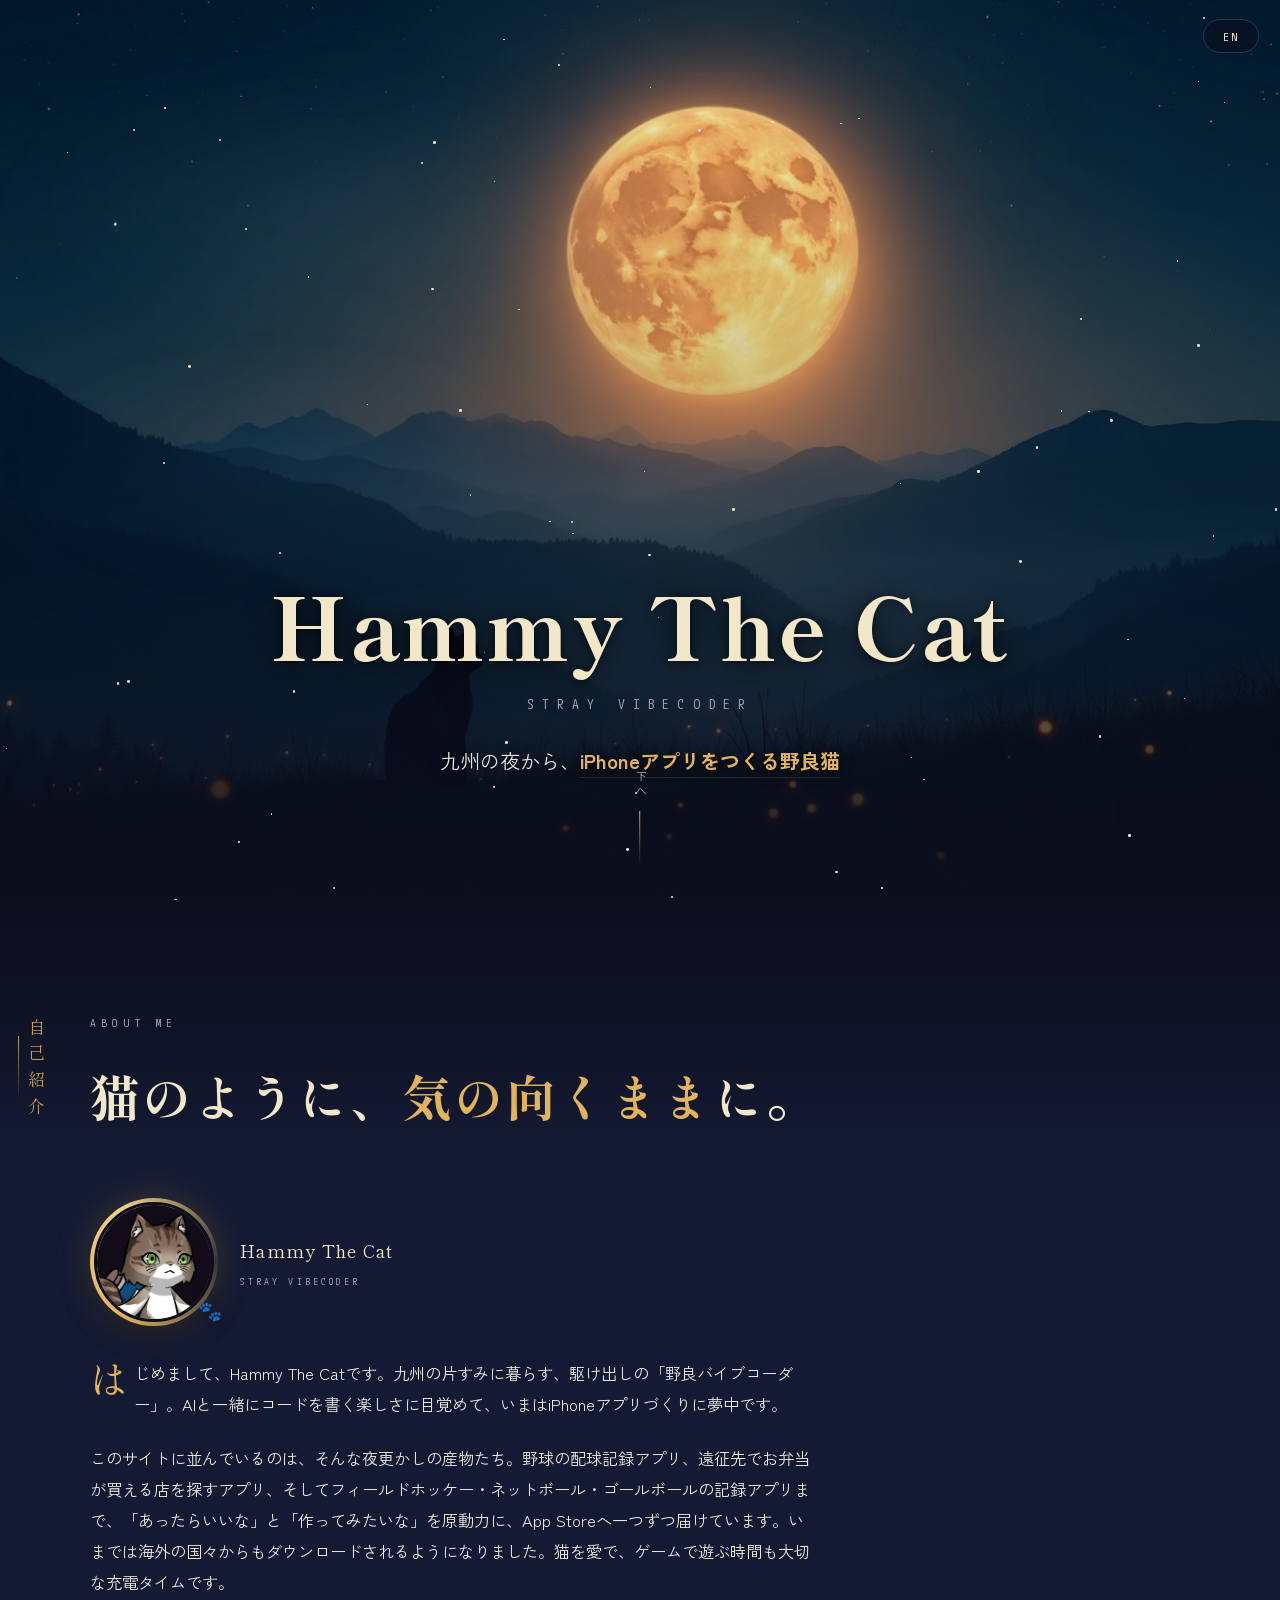
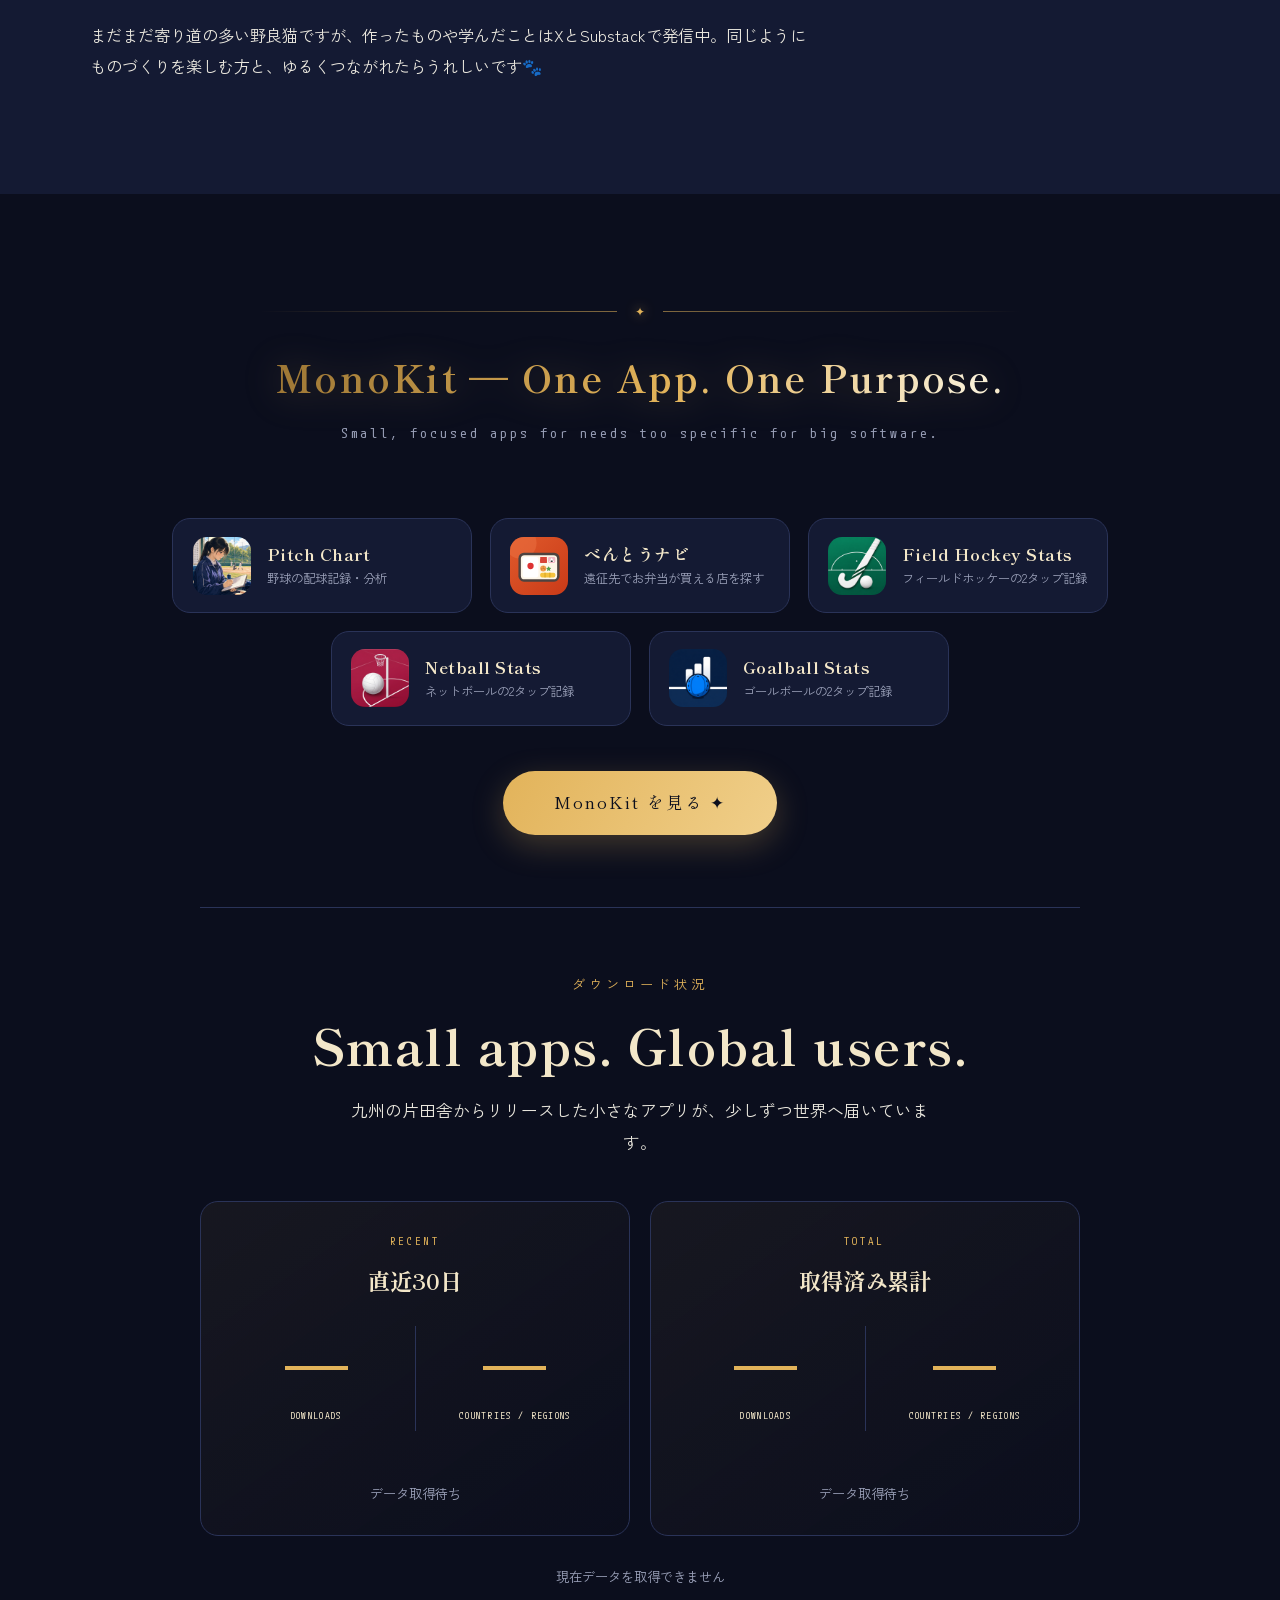
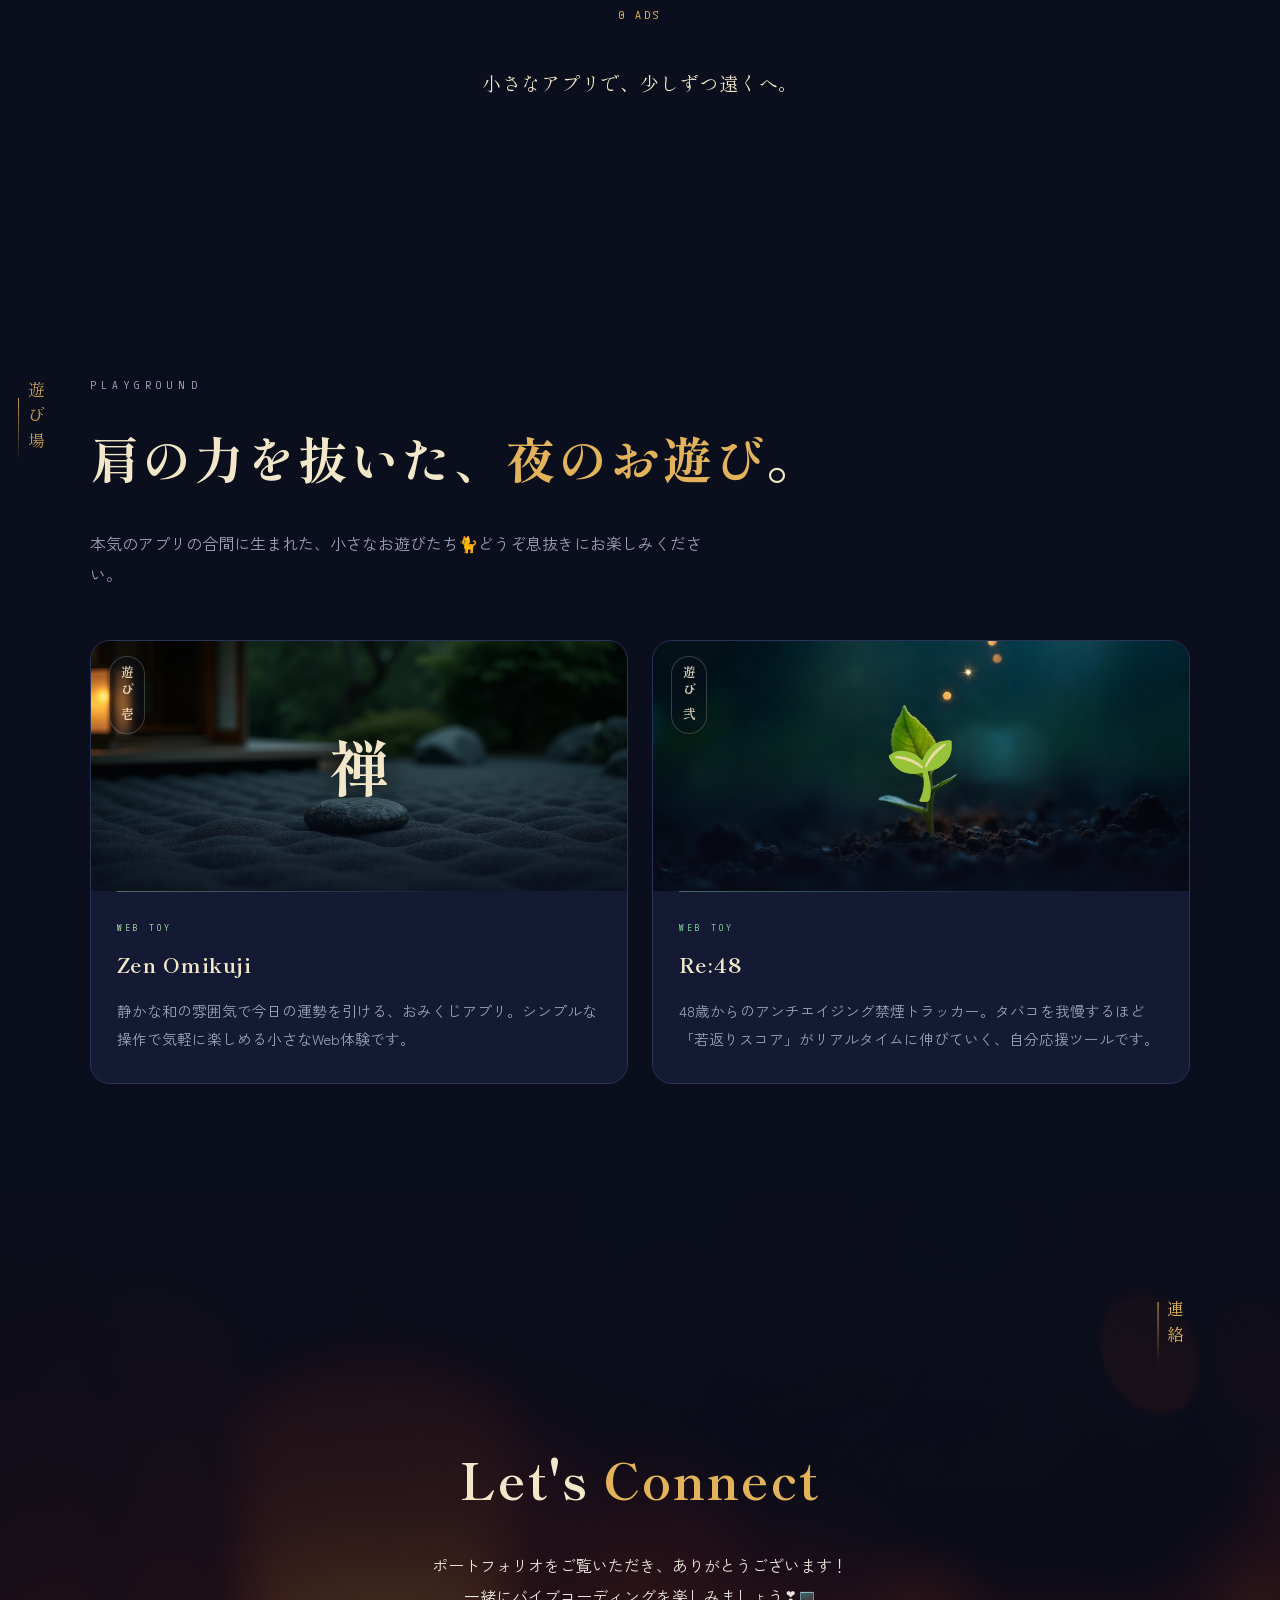
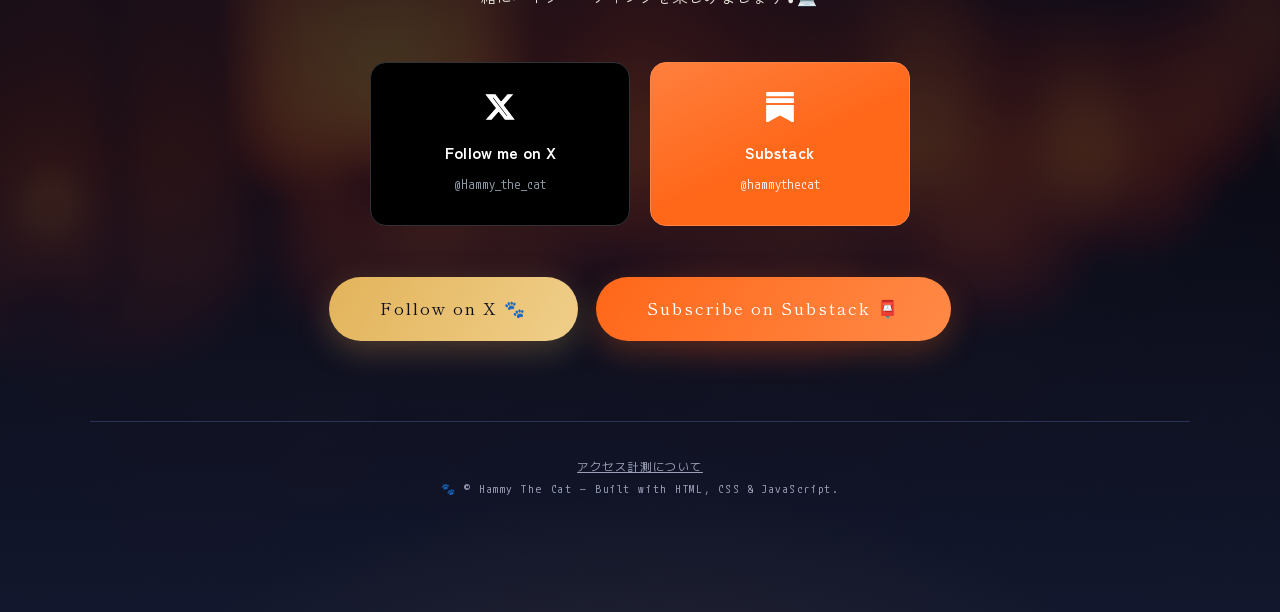
<file: index.html>
<!DOCTYPE html>
<html lang="ja">
<head>
<meta charset="UTF-8">
<meta name="viewport" content="width=device-width, initial-scale=1.0">
<title>Portfolio - Hammy The Cat</title>
<meta name="description" content="九州の夜から発信する野良バイブコーダー、Hammy The Catのポートフォリオ。">
<link rel="preconnect" href="https://fonts.googleapis.com">
<link rel="preconnect" href="https://fonts.gstatic.com" crossorigin>
<link href="https://fonts.googleapis.com/css2?family=Shippori+Mincho:wght@500;600;700;800&family=Zen+Kaku+Gothic+New:wght@400;500;700&family=M+PLUS+1+Code:wght@400;500&display=swap" rel="stylesheet">
<link rel="stylesheet" href="assets/site.css?v=20261021">
</head>
<body>

<button class="lang-toggle" id="langToggle" type="button" aria-label="Switch language / 言語を切り替え">EN</button>

<!-- ================= HERO ================= -->
<section class="hero">
  <div id="sky" aria-hidden="true">
    <div class="haze a"></div>
    <div class="haze b"></div>
    <span class="shooting s1"></span>
    <span class="shooting s2"></span>
  </div>

  <div class="hero-inner">
    <h1 class="fade-in" data-fit="30">Hammy The Cat</h1>
    <span class="romaji fade-in">Stray Vibecoder</span>
    <p class="tagline fade-in" data-en="A stray cat <strong>crafting iPhone apps</strong> from the night side of Kyushu, Japan.">九州の夜から、<strong>iPhoneアプリをつくる野良猫</strong></p>
  </div>

  <div class="scroll-cue" aria-hidden="true">
    <span data-en="Scroll">下へ</span>
    <i></i>
  </div>
</section>

<!-- ================= ABOUT ================= -->
<section class="about" id="about">
  <div class="wrap">
    <div class="sec-head fade-in">
      <span class="tate">自己紹介</span>
      <span class="sec-en">About Me</span>
      <h2 data-en="Like a cat — <em>free and curious</em>.">猫のように、<em>気の向くまま</em>に。</h2>
    </div>

    <div class="about-grid">
      <div class="fade-in">
        <div class="avatar-row">
          <div class="avatar">
            <img src="hammy.png" alt="Hammy The Cat のアイコン — 緑の瞳のキジトラ猫">
          </div>
          <div class="avatar-name">
            Hammy The Cat
            <small>Stray Vibecoder</small>
          </div>
        </div>
        <p class="lede" data-en="Hi, I&#8217;m Hammy The Cat — a fledgling &#8220;stray vibecoder&#8221; living in a quiet corner of Kyushu, Japan. Coding together with AI opened a whole new world for me, and these days I&#8217;m hooked on building iPhone apps.">はじめまして、Hammy The Catです。九州の片すみに暮らす、駆け出しの「野良バイブコーダー」。AIと一緒にコードを書く楽しさに目覚めて、いまはiPhoneアプリづくりに夢中です。</p>
        <p data-en="Everything on this site was born from those late nights: a baseball pitch-charting app, a finder for bento shops near away-game venues, and stat trackers for field hockey, netball and goalball. Driven by &#8220;wouldn&#8217;t this be handy?&#8221; and &#8220;I just want to build it,&#8221; I&#8217;m shipping them to the App Store one by one — and they&#8217;re now being downloaded in countries around the world. Cat cuddles and gaming keep me recharged.">このサイトに並んでいるのは、そんな夜更かしの産物たち。野球の配球記録アプリ、遠征先でお弁当が買える店を探すアプリ、そしてフィールドホッケー・ネットボール・ゴールボールの記録アプリまで、「あったらいいな」と「作ってみたいな」を原動力に、App Storeへ一つずつ届けています。いまでは海外の国々からもダウンロードされるようになりました。猫を愛で、ゲームで遊ぶ時間も大切な充電タイムです。</p>
        <p data-en="Still a stray who wanders off the path a lot — but I share what I build and learn on X and Substack. If you enjoy making things too, let&#8217;s connect 🐾">まだまだ寄り道の多い野良猫ですが、作ったものや学んだことはXとSubstackで発信中。同じようにものづくりを楽しむ方と、ゆるくつながれたらうれしいです🐾</p>
      </div>

    </div>
  </div>
</section>

<!-- ================= APPS (MonoKit 要約) ================= -->
<section class="apps" id="apps">
  <div class="wrap">
    <div class="brand-lockup fade-in">
      <div class="brand-rule" aria-hidden="true"><span class="gem">✦</span></div>
      <p class="brand-title" data-fit="16">MonoKit — One App. One Purpose.</p>
      <p class="brand-sub">Small, focused apps for needs too specific for big software.</p>
    </div>

    <div class="mk-grid fade-in">
      <a class="mk-card" style="--ab:#22d3ee" href="monokit/#pitch-chart">
        <img src="assets/img/pc-icon.png" alt="">
        <span><b>Pitch Chart</b><small data-en="Baseball pitch recording &amp; analysis">野球の配球記録・分析</small></span>
      </a>
      <a class="mk-card" style="--ab:#e8a15c" href="monokit/#bento-navi">
        <img src="assets/img/bn-icon.svg" alt="">
        <span><b>べんとうナビ</b><small data-en="Find bento shops near away-game venues">遠征先でお弁当が買える店を探す</small></span>
      </a>
      <a class="mk-card" style="--ab:#4fc08d" href="monokit/#field-hockey-stats">
        <img src="assets/img/fh-icon.png" alt="">
        <span><b>Field Hockey Stats</b><small data-en="Two-tap field hockey stat tracker">フィールドホッケーの2タップ記録</small></span>
      </a>
      <a class="mk-card" style="--ab:#e0568a" href="monokit/#netball-stats">
        <img src="assets/img/nb-icon.png" alt="">
        <span><b>Netball Stats</b><small data-en="Two-tap netball stat tracker">ネットボールの2タップ記録</small></span>
      </a>
      <a class="mk-card" style="--ab:#5b8def" href="monokit/#goalball-stats">
        <img src="assets/img/gb-icon.png" alt="">
        <span><b>Goalball Stats</b><small data-en="Two-tap goalball stat tracker">ゴールボールの2タップ記録</small></span>
      </a>
    </div>

    <div class="mk-more fade-in">
      <a class="cta" href="monokit/" data-en="Explore MonoKit ✦">MonoKit を見る ✦</a>
    </div>

    <!-- 現在のダウンロード状況（内容は monokit/status.js の設定から描画） -->
    <div class="ds-block ds-main fade-in" id="download-status-body" role="region" aria-labelledby="download-status-title"></div>
  </div>
</section>

<!-- ================= PLAYGROUND ================= -->
<section class="projects" id="playground">
  <div class="wrap">
    <div class="sec-head fade-in">
      <span class="tate">遊び場</span>
      <span class="sec-en">Playground</span>
      <h2 data-en="Little <em>late-night toys</em>, just for fun.">肩の力を抜いた、<em>夜のお遊び</em>。</h2>
    </div>
    <p class="lead fade-in" data-en="Small playthings born between serious app builds 🐈 enjoy a light break.">本気のアプリの合間に生まれた、小さなお遊びたち🐈どうぞ息抜きにお楽しみください。</p>

    <div class="proj-grid">
      <a class="proj fade-in" style="--pb:#9fcf9a" href="https://hammy-the-cat.github.io/zen-omikuji/" target="_blank" rel="noopener noreferrer">
        <span class="num" data-en="Toy 01">遊び 壱</span>
        <div class="proj-visual">
          <div class="scene" style="background-image:url('assets/img/card-zen.png')"></div>
          <span class="big"><span class="zen">禅</span></span>
          <span class="view">View<svg fill="none" stroke="currentColor" viewBox="0 0 24 24" stroke-width="3"><path stroke-linecap="round" stroke-linejoin="round" d="M7 17L17 7M9 7h8v8"/></svg></span>
        </div>
        <div class="proj-body">
          <span class="en">Web Toy</span>
          <h3>Zen Omikuji</h3>
          <p data-en="A quiet, Zen-styled fortune-slip app. Draw today&#8217;s omikuji in a calm little web experience.">静かな和の雰囲気で今日の運勢を引ける、おみくじアプリ。シンプルな操作で気軽に楽しめる小さなWeb体験です。</p>
        </div>
      </a>

      <a class="proj fade-in" style="--pb:#7ccf9a" href="https://hammy-the-cat.github.io/re48/" target="_blank" rel="noopener noreferrer">
        <span class="num" data-en="Toy 02">遊び 弐</span>
        <div class="proj-visual">
          <div class="scene" style="background-image:url('assets/img/card-re48.png')"></div>
          <span class="big">🌱</span>
          <span class="view">View<svg fill="none" stroke="currentColor" viewBox="0 0 24 24" stroke-width="3"><path stroke-linecap="round" stroke-linejoin="round" d="M7 17L17 7M9 7h8v8"/></svg></span>
        </div>
        <div class="proj-body">
          <span class="en">Web Toy</span>
          <h3>Re:48</h3>
          <p data-en="An anti-aging quit-smoking tracker for the 48-and-up. Every cigarette you resist grows your &#8220;rejuvenation score&#8221; in real time.">48歳からのアンチエイジング禁煙トラッカー。タバコを我慢するほど「若返りスコア」がリアルタイムに伸びていく、自分応援ツールです。</p>
        </div>
      </a>
    </div>
  </div>
</section>

<!-- ================= CONTACT ================= -->
<section class="contact" id="contact">
  <div class="wrap">
    <span class="tate fade-in">連絡</span>
    <h2 class="fade-in">Let's <em>Connect</em></h2>
    <p class="msg-jp fade-in" data-en="Thanks for visiting my portfolio! I&#8217;m always excited to discuss new opportunities and collaborate on interesting projects.<br>Let&#8217;s enjoy vibe-coding together ❣💻">ポートフォリオをご覧いただき、ありがとうございます！<br>一緒にバイブコーディングを楽しみましょう❣💻</p>

    <div class="contact-grid fade-in">
      <a class="c-card c-x" href="https://x.com/Hammy_the_cat" target="_blank" rel="noopener noreferrer">
        <span class="logo" aria-hidden="true">
          <svg viewBox="0 0 24 24"><path d="M18.244 2.25h3.308l-7.227 8.26 8.502 11.24H16.17l-5.214-6.817L4.99 21.75H1.68l7.73-8.835L1.254 2.25H8.08l4.713 6.231zm-1.161 17.52h1.833L7.084 4.126H5.117z"/></svg>
        </span>
        <h3>Follow me on X</h3>
        <p>@Hammy_the_cat</p>
        <span class="go" aria-hidden="true">
          <svg fill="none" viewBox="0 0 24 24" stroke-width="2.6"><path stroke-linecap="round" stroke-linejoin="round" d="M7 17L17 7M9 7h8v8"/></svg>
        </span>
      </a>
      <a class="c-card c-substack" href="https://substack.com/@hammythecat" target="_blank" rel="noopener noreferrer">
        <span class="logo" aria-hidden="true">
          <svg viewBox="0 0 24 24"><path d="M22.539 8.242H1.46V5.406h21.08v2.836zM1.46 10.812V24L12 18.11 22.54 24V10.812H1.46zM22.54 0H1.46v2.836h21.08V0z"/></svg>
        </span>
        <h3>Substack</h3>
        <p>@hammythecat</p>
        <span class="go" aria-hidden="true">
          <svg fill="none" viewBox="0 0 24 24" stroke-width="2.6"><path stroke-linecap="round" stroke-linejoin="round" d="M7 17L17 7M9 7h8v8"/></svg>
        </span>
      </a>
    </div>

    <div class="cta-row fade-in">
      <a class="cta" href="https://x.com/Hammy_the_cat" target="_blank" rel="noopener noreferrer">Follow on X 🐾</a>
      <a class="cta substack" href="https://substack.com/@hammythecat" target="_blank" rel="noopener noreferrer">Subscribe on Substack 📮</a>
    </div>

    <footer class="fade-in">
      <p><a href="/privacy/" data-en="About access analytics">アクセス計測について</a></p>
      <p><span class="paw">🐾</span> © Hammy The Cat — Built with HTML, CSS &amp; JavaScript.</p>
    </footer>
  </div>
</section>

<div id="fireflies" aria-hidden="true"></div>

<script src="monokit/status.js?v=20261021-lifetime"></script>
<script src="assets/site.js"></script>
<script src="assets/workdesk-tracker.js?v=20261021" defer></script>
</body>
</html>
</file>
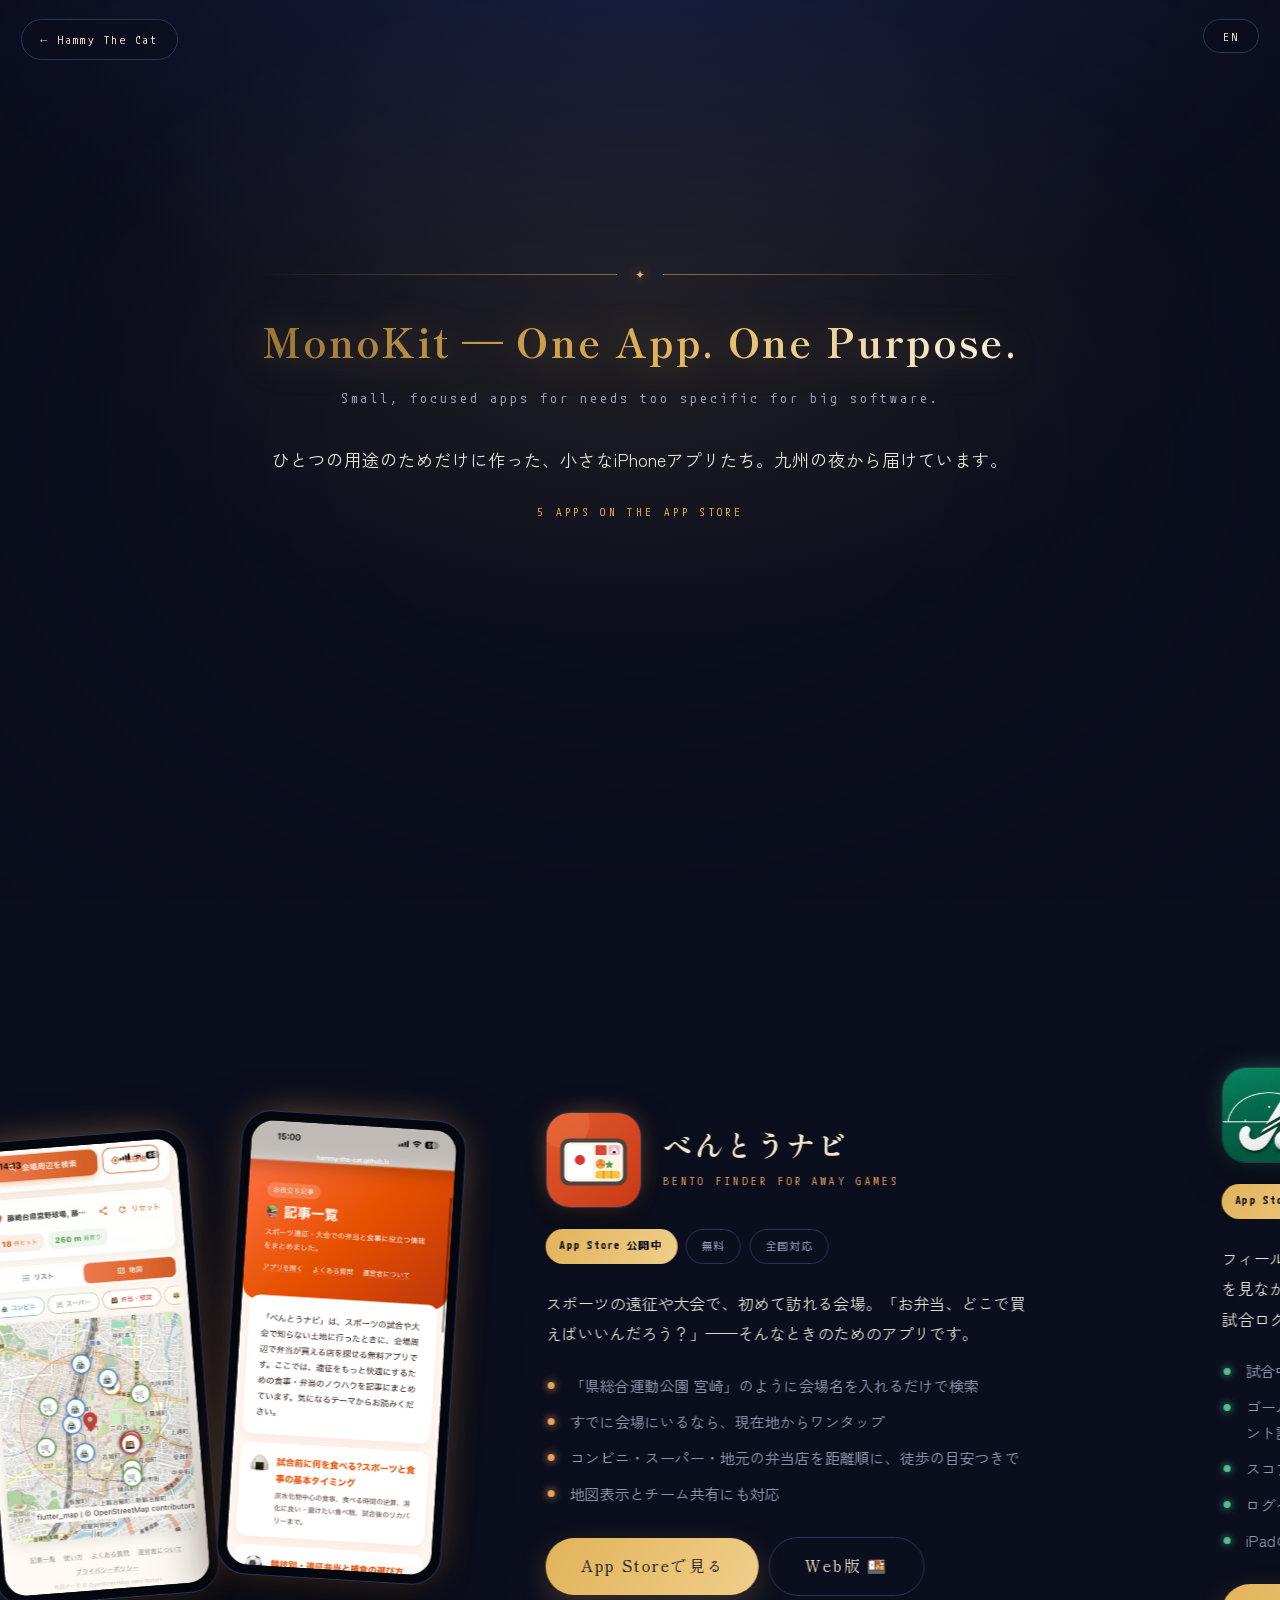
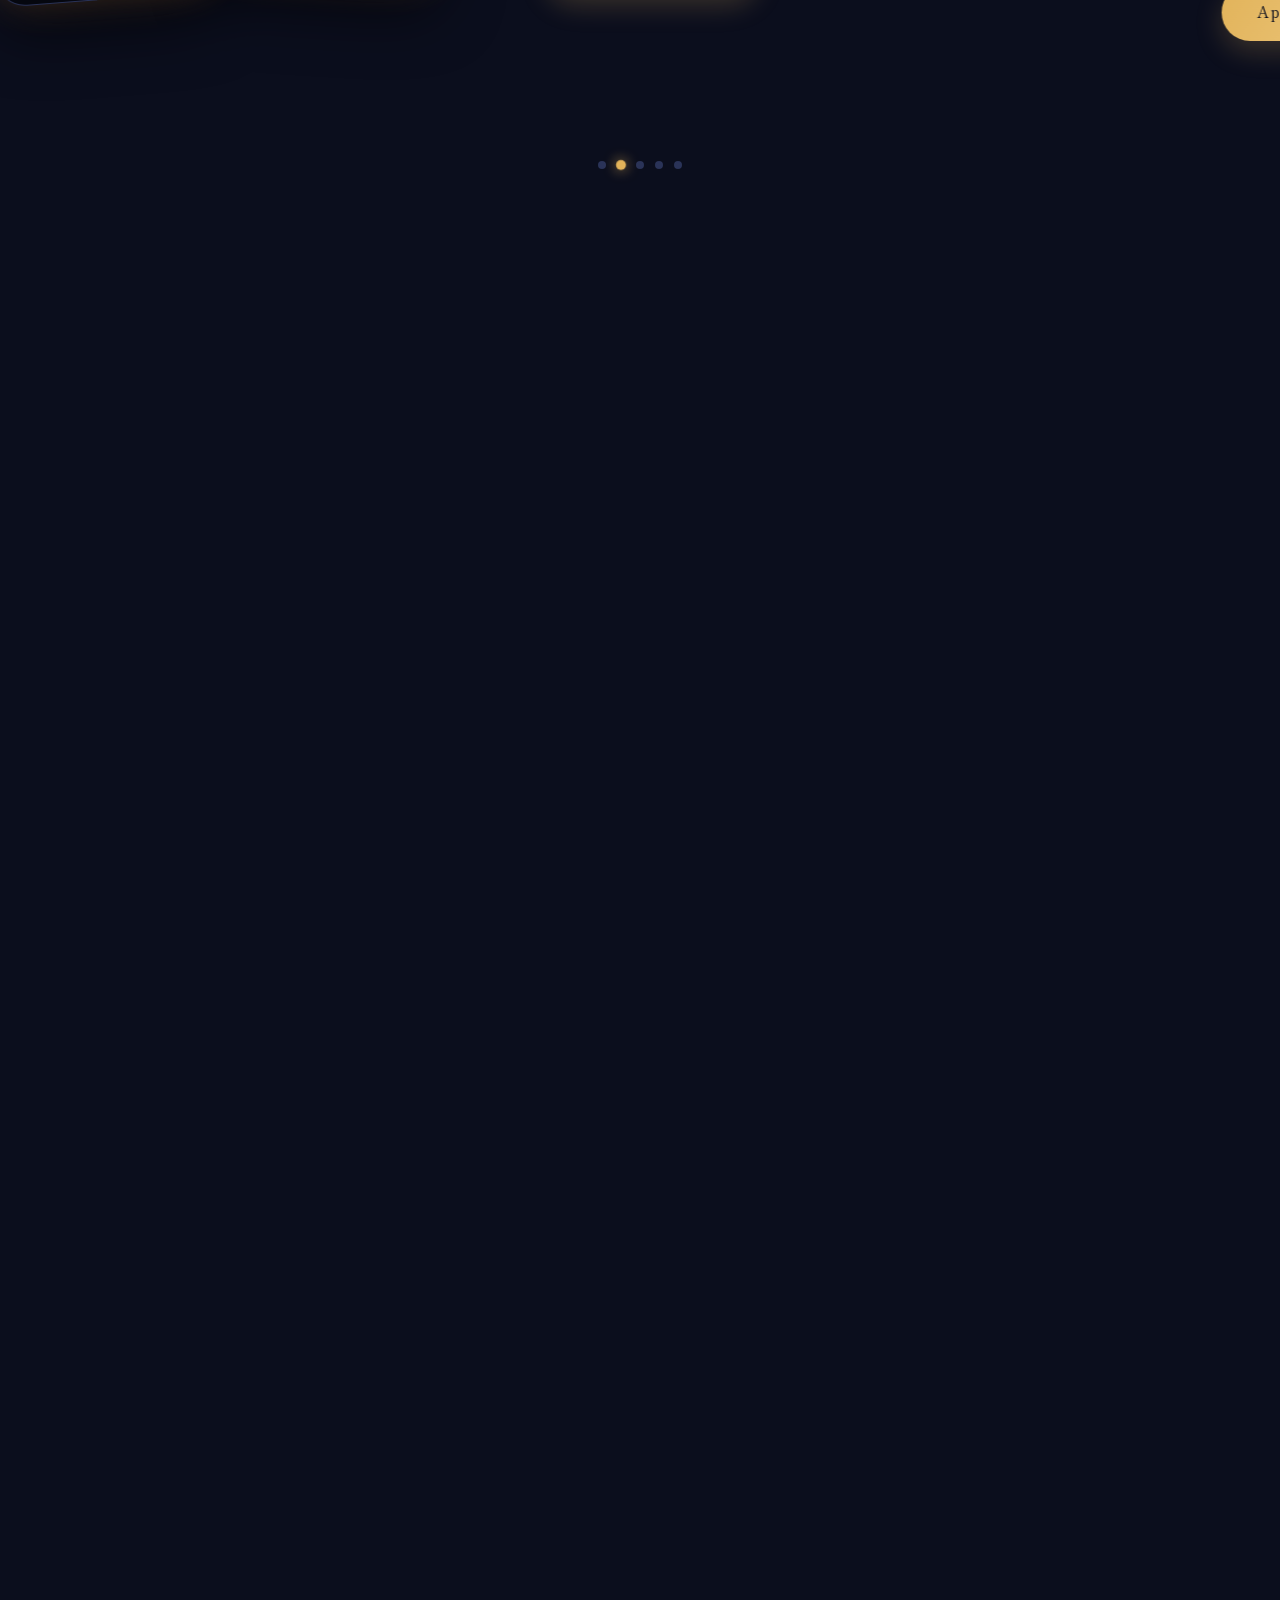
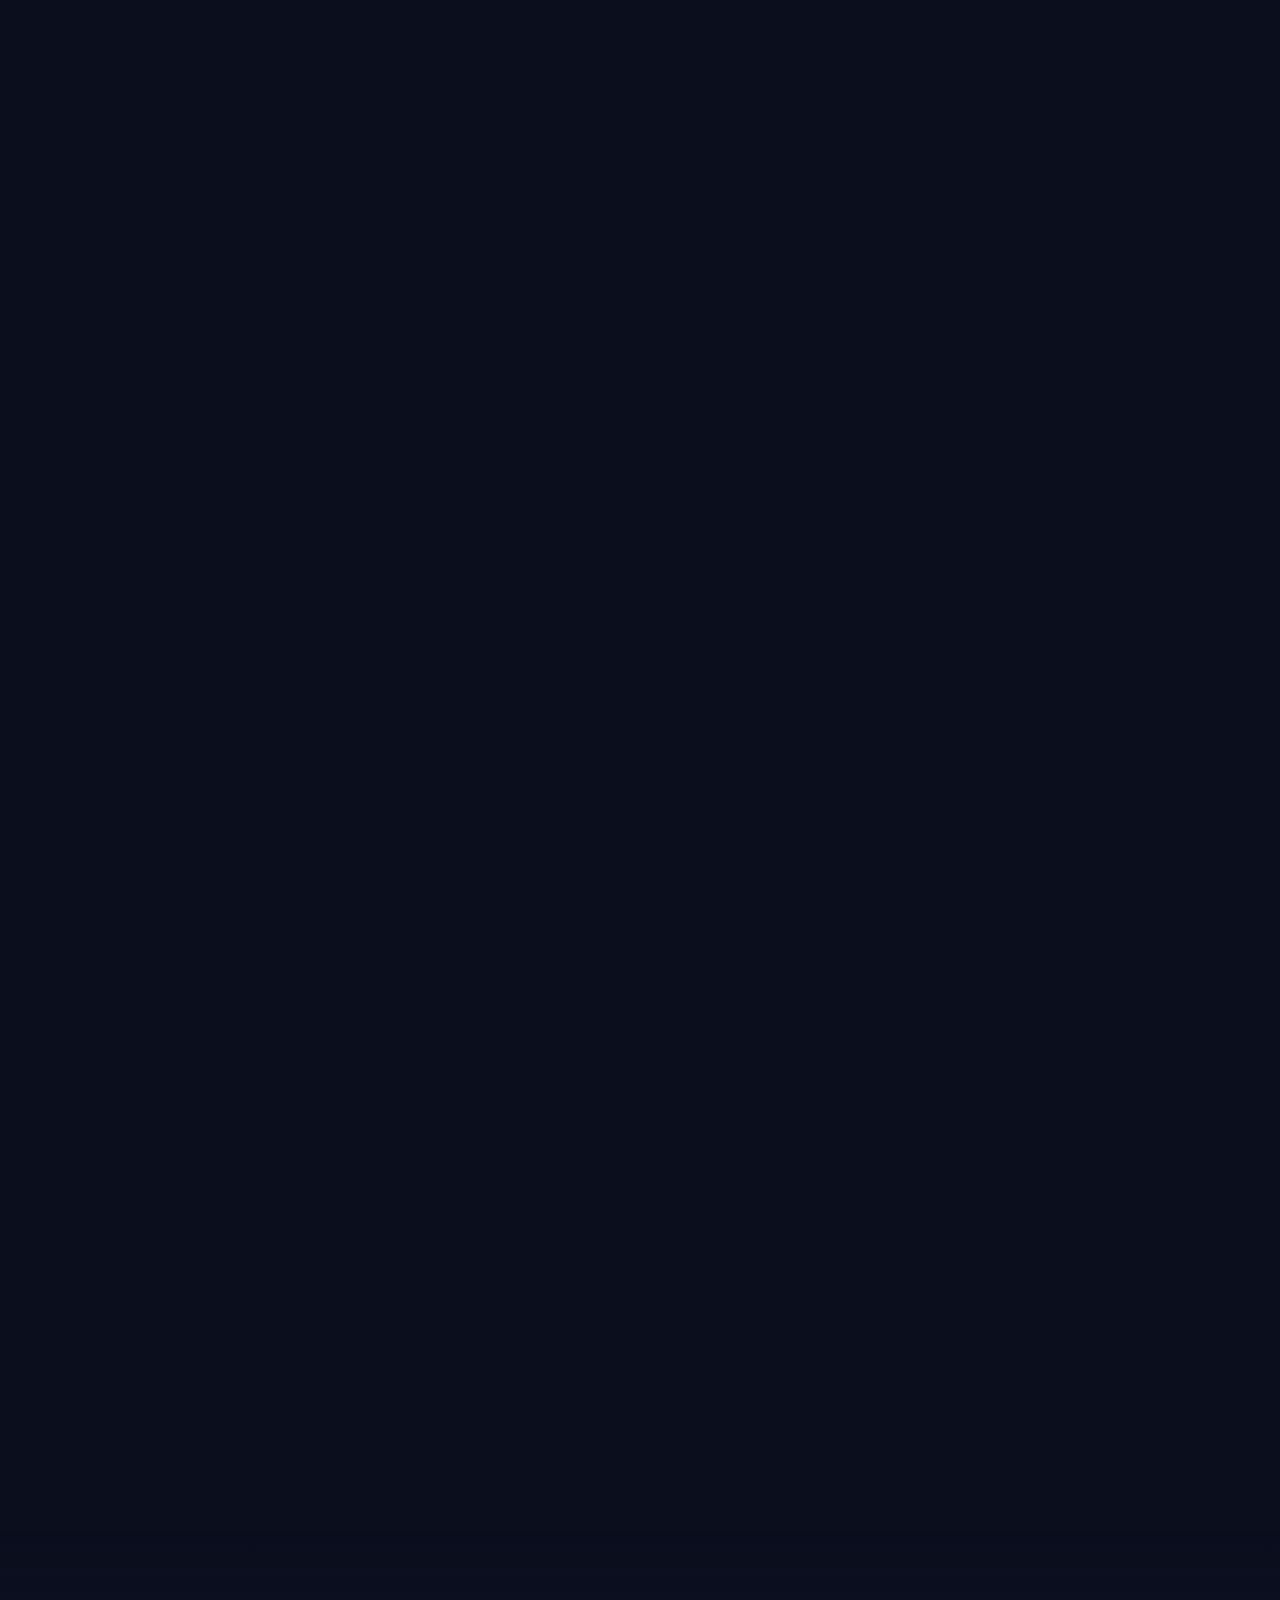
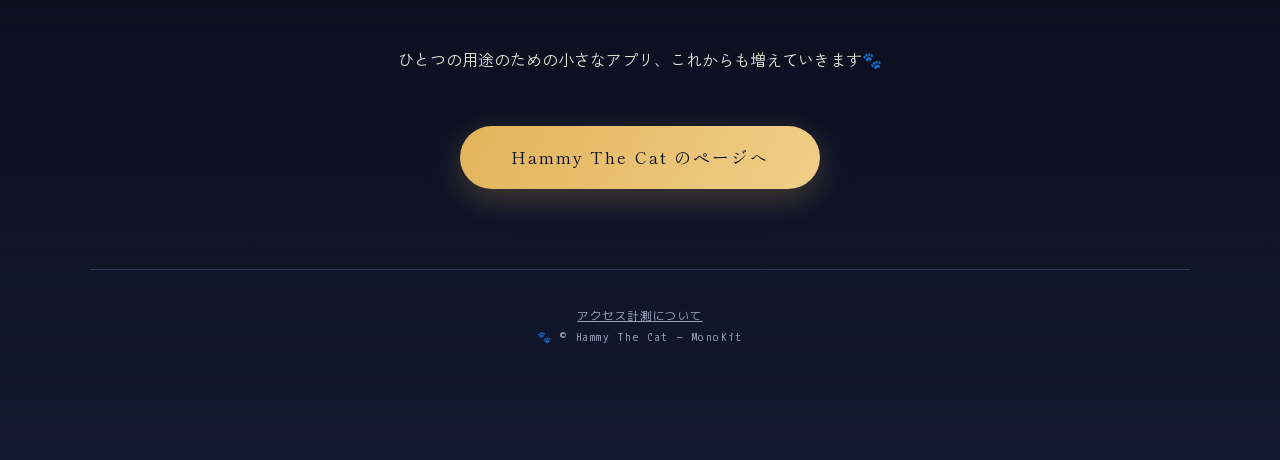
<file: monokit/index.html>
<!DOCTYPE html>
<html lang="ja">
<head>
<meta charset="UTF-8">
<meta name="viewport" content="width=device-width, initial-scale=1.0">
<title>MonoKit — One App. One Purpose.</title>
<meta name="description" content="MonoKit — 大きなソフトでは拾いきれない、ひとつの用途のための小さなiPhoneアプリたち。Pitch Chart・べんとうナビ・Field Hockey Stats・Netball Stats・Goalball Stats。">
<link rel="preconnect" href="https://fonts.googleapis.com">
<link rel="preconnect" href="https://fonts.gstatic.com" crossorigin>
<link href="https://fonts.googleapis.com/css2?family=Shippori+Mincho:wght@500;600;700;800&family=Zen+Kaku+Gothic+New:wght@400;500;700&family=M+PLUS+1+Code:wght@400;500&display=swap" rel="stylesheet">
<link rel="stylesheet" href="../assets/site.css?v=20261026">
</head>
<body class="mk-page">

<!-- 背景のアイキャッチ動画（薄く表示。ページ読込後にJSで読み込み開始） -->
<div class="mk-bgvideo" aria-hidden="true">
  <video id="mkBgVideo" muted loop playsinline preload="none"
    data-land="../assets/video/monokit-bg-16x9.mp4" data-port="../assets/video/monokit-bg-9x16.mp4"
    data-poster-land="../assets/video/monokit-bg-16x9.jpg" data-poster-port="../assets/video/monokit-bg-9x16.jpg"></video>
</div>

<a class="mk-nav" href="../" data-en="← Hammy The Cat">← Hammy The Cat</a>
<button class="lang-toggle" id="langToggle" type="button" aria-label="Switch language / 言語を切り替え">EN</button>

<!-- ================= MONOKIT HERO ================= -->
<section class="mk-hero">
  <div class="brand-lockup fade-in">
    <div class="brand-rule" aria-hidden="true"><span class="gem">✦</span></div>
    <h1 class="brand-title" data-fit="16">MonoKit — One App. One Purpose.</h1>
    <p class="brand-sub">Small, focused apps for needs too specific for big software.</p>
    <p class="mk-lead" data-en="Tiny iPhone apps, each built for exactly one job — made at night in Kyushu, Japan.">ひとつの用途のためだけに作った、小さなiPhoneアプリたち。九州の夜から届けています。</p>
    <p class="mk-count" data-en="5 apps on the App Store">5 apps on the App Store</p>
  </div>
</section>

<!-- ================= APPS ================= -->
<section class="apps" id="apps">
  <div class="hscroll" id="appsHscroll">
    <div class="hscroll-sticky">
      <div class="hscroll-track">

  <div class="hslide" id="pitch-chart"><div class="wrap">
    <div class="app-block fade-in" style="--ab:#22d3ee">
      <div class="app-info">
        <div class="app-head">
          <div class="app-icon"><img src="../assets/img/pc-icon.png" alt="Pitch Chart アプリアイコン — スコアをつける女子マネージャーのイラスト"></div>
          <div>
            <h2 class="app-name" data-fit="21">Pitch Chart</h2>
            <span class="app-tagline" data-fit="8">Pitching Record &amp; Analysis</span>
          </div>
        </div>
        <div class="badges">
          <span class="badge gold" data-en="On the App Store">App Store 公開中</span>
          <span class="badge" data-en="¥100 · pay once">¥100 買い切り</span>
          <span class="badge" data-en="Works offline">オフライン動作</span>
        </div>
        <p class="app-desc" data-en="A pitch-by-pitch recording and analysis iPhone app for school and club baseball teams. Tap from the bench to log the type, location, and result of every single pitch.">部活動・クラブチームのための、野球の配球記録・分析iPhoneアプリ。ベンチからタップするだけで、1球ごとの球種・コース・結果を記録できます。</p>
        <ul class="app-feats">
          <li data-en="Tap the catcher&#8217;s-view strike zone to log each pitch in seconds">捕手視点のストライクゾーンをタップして1球を素早く記録</li>
          <li data-en="Outs, runners, and runs update automatically — strikeouts, bases-loaded walks, home runs and all">アウト・走者・得点は自動更新。三振も押し出しも本塁打もおまかせ</li>
          <li data-en="Situational breakdowns by batter side and runners reveal pitch-calling habits">左右打者別・走者状況別のケース分析で配球のクセが見える</li>
          <li data-en="Share game-review and tendency PDFs on the spot">試合振り返りPDF・配球傾向PDFをその場で共有</li>
          <li data-en="Data stays on your device, with team-level backup support">データは端末内に保存。チーム単位のバックアップにも対応</li>
        </ul>
        <a class="app-cta" href="https://apps.apple.com/jp/app/pitch-chart/id6800731074" target="_blank" rel="noopener noreferrer" data-en="View on the App Store">App Storeで見る</a>
      </div>
      <div class="app-visual">
        <div class="phone-row">
          <div class="phone tilt-l"><img src="../assets/img/pc-shot-record.png" alt="Pitch Chart 記録画面 — イニング・走者・得点の入力" loading="lazy"></div>
          <div class="phone tilt-r"><img src="../assets/img/pc-shot-analysis.png" alt="Pitch Chart 分析画面 — コース分布と基本データ" loading="lazy"></div>
        </div>
      </div>
    </div>
  </div></div>

  <div class="hslide" id="bento-navi"><div class="wrap">
    <div class="app-block rev fade-in" style="--ab:#e8a15c">
      <div class="app-info">
        <div class="app-head">
          <div class="app-icon"><img src="../assets/img/bn-icon.svg" alt="べんとうナビ アプリアイコン — お弁当のイラスト"></div>
          <div>
            <h2 class="app-name" data-fit="21">べんとうナビ</h2>
            <span class="app-tagline" data-fit="8">Bento Finder for Away Games</span>
          </div>
        </div>
        <div class="badges">
          <span class="badge gold" data-en="On the App Store">App Store 公開中</span>
          <span class="badge" data-en="Free">無料</span>
          <span class="badge" data-en="Works all over Japan">全国対応</span>
        </div>
        <p class="app-desc" data-en="An away game in a town you&#8217;ve never visited. &#8220;Where can we even buy bento?&#8221; — this app exists for exactly that moment.">スポーツの遠征や大会で、初めて訪れる会場。「お弁当、どこで買えばいいんだろう？」——そんなときのためのアプリです。</p>
        <ul class="app-feats">
          <li data-en="Just type the venue name — works anywhere in Japan">「県総合運動公園 宮崎」のように会場名を入れるだけで検索</li>
          <li data-en="Already at the venue? One tap searches from your current location">すでに会場にいるなら、現在地からワンタップ</li>
          <li data-en="Convenience stores, supermarkets, and local bento shops sorted by distance, with walking-time estimates">コンビニ・スーパー・地元の弁当店を距離順に、徒歩の目安つきで</li>
          <li data-en="Map view and team sharing included">地図表示とチーム共有にも対応</li>
        </ul>
        <a class="app-cta" href="https://apps.apple.com/jp/app/%E3%81%B9%E3%82%93%E3%81%A8%E3%81%86%E3%83%8A%E3%83%93/id6799425026" target="_blank" rel="noopener noreferrer" data-en="View on the App Store">App Storeで見る</a><a class="app-cta outline" href="https://bento.hammythecat.com/" target="_blank" rel="noopener noreferrer" data-en="Web version 🍱">Web版 🍱</a>
      </div>
      <div class="app-visual">
        <div class="phone-row">
          <div class="phone tilt-l"><img src="../assets/img/bn-shot-map.jpg" alt="べんとうナビ 地図画面 — 藤崎台県営野球場周辺のコンビニ・スーパー・弁当店を表示" loading="lazy"></div>
          <div class="phone tilt-r"><img src="../assets/img/bn-shot-articles.png" alt="べんとうナビ 記事一覧 — 遠征の食事に役立つお役立ち記事" loading="lazy"></div>
        </div>
      </div>
    </div>
  </div></div>

  <div class="hslide" id="field-hockey-stats"><div class="wrap">
    <div class="app-block fade-in" style="--ab:#4fc08d">
      <div class="app-info">
        <div class="app-head">
          <div class="app-icon"><img src="../assets/img/fh-icon.png" alt="Field Hockey Stats アプリアイコン — 緑のピッチにスティックとボール"></div>
          <div>
            <h2 class="app-name" data-fit="21">Field Hockey Stats</h2>
            <span class="app-tagline" data-fit="8">Fastest Field Hockey Stat Tracker</span>
          </div>
        </div>
        <div class="badges">
          <span class="badge gold" data-en="On the App Store">App Store 公開中</span>
          <span class="badge" data-en="Free · worldwide">無料・世界配信</span>
          <span class="badge" data-en="iPhone &amp; iPad">iPhone / iPad</span>
        </div>
        <p class="app-desc" data-en="The fastest way to track field hockey stats on iPhone and iPad. Record &#8220;Player &#8594; Event&#8221; in two taps while watching the game — score, stats, and the game log are all derived from a single event stream.">フィールドホッケーのスタッツを最速で記録するiPhone/iPadアプリ。試合を見ながら「選手→イベント」の2タップで記録でき、スコア・スタッツ・試合ログはすべて1本のイベント列から自動で導かれます。</p>
        <ul class="app-feats">
          <li data-en="Two taps per play: pick the player, pick the event — done">試合中の操作は2タップだけ。選手を選んで、イベントを選んで、終わり</li>
          <li data-en="Hockey-specific events: goals, shots, saves, penalty corners, and more">ゴール・シュート・セーブ・ペナルティコーナーなど、ホッケー専用のイベント設計</li>
          <li data-en="Score and player/team stats aggregate automatically — undo never leaves them stale">スコアと個人・チームスタッツは自動集計。Undoしても数字がズレない</li>
          <li data-en="No login, no cloud, fully offline — works at the far corner of the pitch">ログイン不要・完全オフライン。電波のないグラウンドでも動く</li>
          <li data-en="iPad landscape shows a live event log side panel">iPadの横画面ではライブログを並べて表示</li>
        </ul>
        <a class="app-cta" href="https://apps.apple.com/app/field-hockey-stats-tracker/id6802944632" target="_blank" rel="noopener noreferrer" data-en="View on the App Store">App Storeで見る</a>
      </div>
      <div class="app-visual">
        <div class="phone-row">
          <div class="phone tilt-l"><img src="../assets/img/fh-shot-live.png" alt="Field Hockey Stats ライブ記録画面 — 選手タイルをタップして記録" loading="lazy"></div>
          <div class="phone tilt-r"><img src="../assets/img/fh-shot-summary.png" alt="Field Hockey Stats 試合サマリー — スコアとチームスタッツ" loading="lazy"></div>
        </div>
      </div>
    </div>
  </div></div>

  <div class="hslide" id="netball-stats"><div class="wrap">
    <div class="app-block rev fade-in" style="--ab:#e0568a">
      <div class="app-info">
        <div class="app-head">
          <div class="app-icon"><img src="../assets/img/nb-icon.png" alt="Netball Stats アプリアイコン — ベリー色のコートにゴールポストとボール"></div>
          <div>
            <h2 class="app-name" data-fit="21">Netball Stats</h2>
            <span class="app-tagline" data-fit="8">Fastest Netball Stat Tracker</span>
          </div>
        </div>
        <div class="badges">
          <span class="badge gold" data-en="On the App Store">App Store 公開中</span>
          <span class="badge" data-en="Free · worldwide">無料・世界配信</span>
          <span class="badge" data-en="iPhone &amp; iPad">iPhone / iPad</span>
        </div>
        <p class="app-desc" data-en="The fastest way to track netball stats courtside. Record &#8220;Player &#8594; Event&#8221; in two taps — goals, misses, intercepts and more — and every stat is derived automatically.">ネットボールのスタッツをコートサイドで最速記録するiPhone/iPadアプリ。「選手→イベント」の2タップで、ゴール・ミス・インターセプトなどを試合を見ながら記録できます。</p>
        <ul class="app-feats">
          <li data-en="Two taps per play: pick the player, pick the event — done">試合中の操作は2タップだけ。選手を選んで、イベントを選んで、終わり</li>
          <li data-en="Netball-specific events: goal, miss, assist, intercept, deflection, rebound, turnover, penalty">ゴール・ミス・アシスト・インターセプト・ディフレクション・リバウンドなど、ネットボール専用のイベント設計</li>
          <li data-en="All seven positions from GS to GK, four quarters built in">GS〜GKの7ポジションと4クォーター制に対応</li>
          <li data-en="Shooting % and player/team stats aggregate automatically">シュート成功率と個人・チームスタッツは自動集計</li>
          <li data-en="No login, no cloud, fully offline courtside">ログイン不要・完全オフライン。コートサイドでそのまま使える</li>
        </ul>
        <a class="app-cta" href="https://apps.apple.com/app/netball-stats-tracker/id6808957187" target="_blank" rel="noopener noreferrer" data-en="View on the App Store">App Storeで見る</a>
      </div>
      <div class="app-visual">
        <div class="phone-row">
          <div class="phone tilt-l"><img src="../assets/img/nb-shot-live.png" alt="Netball Stats ライブ記録画面 — 選手タイルとスコア" loading="lazy"></div>
          <div class="phone tilt-r"><img src="../assets/img/nb-shot-events.png" alt="Netball Stats イベント選択 — Goal・Miss・Interceptなどのボタン" loading="lazy"></div>
        </div>
      </div>
    </div>
  </div></div>

  <div class="hslide" id="goalball-stats"><div class="wrap">
    <div class="app-block fade-in" style="--ab:#5b8def">
      <div class="app-info">
        <div class="app-head">
          <div class="app-icon"><img src="../assets/img/gb-icon.png" alt="Goalball Stats アプリアイコン — 紺色のコートにボールと棒グラフ"></div>
          <div>
            <h2 class="app-name" data-fit="21">Goalball Stats</h2>
            <span class="app-tagline" data-fit="8">Fastest Goalball Stat Tracker</span>
          </div>
        </div>
        <div class="badges">
          <span class="badge gold" data-en="On the App Store">App Store 公開中</span>
          <span class="badge" data-en="Free · worldwide">無料・世界配信</span>
          <span class="badge" data-en="iPhone &amp; iPad">iPhone / iPad</span>
        </div>
        <p class="app-desc" data-en="The fastest way to track goalball stats courtside. Record &#8220;Player &#8594; Event&#8221; in two taps — goals, throws, blocks and penalties — and every stat is derived automatically.">ゴールボールのスタッツをコートサイドで最速記録するiPhone/iPadアプリ。「選手→イベント」の2タップで、ゴール・スロー・ブロック・ペナルティを試合を見ながら記録できます。</p>
        <ul class="app-feats">
          <li data-en="Two taps per play: pick the player, pick the event — done">試合中の操作は2タップだけ。選手を選んで、イベントを選んで、終わり</li>
          <li data-en="Built for goalball: three players, two halves">3人制・前後半(H1/H2)のゴールボールに合わせたイベント設計</li>
          <li data-en="Individual and team penalties are logged separately, so you can see who gave away the penalty throw">個人の反則とチームの反則を分けて記録。誰がペナルティスローを与えたかが分かる</li>
          <li data-en="Scoring %, blocks and opponent throws aggregate automatically">得点率・ブロック数・相手のスロー数などを自動集計</li>
          <li data-en="No login, no cloud, fully offline courtside">ログイン不要・完全オフライン。コートサイドでそのまま使える</li>
        </ul>
        <a class="app-cta" href="https://apps.apple.com/app/goalball-stats-tracker/id6813879614" target="_blank" rel="noopener noreferrer" data-en="View on the App Store">App Storeで見る</a>
      </div>
      <div class="app-visual">
        <div class="phone-row">
          <div class="phone tilt-l"><img src="../assets/img/gb-shot-live.png" alt="Goalball Stats ライブ記録画面 — 選手タイルとスコア" loading="lazy"></div>
          <div class="phone tilt-r"><img src="../assets/img/gb-shot-events.png" alt="Goalball Stats イベント選択 — Goal・Throw・Block・Penaltyのボタン" loading="lazy"></div>
        </div>
      </div>
    </div>
  </div></div>

      </div>
      <div class="hscroll-dots" aria-hidden="true"></div>
    </div>
  </div>
</section>

<section class="contact mk-end">
  <div class="wrap">
    <p class="msg-jp fade-in" data-en="More small, focused apps are on the way 🐾">ひとつの用途のための小さなアプリ、これからも増えていきます🐾</p>
    <div class="cta-row fade-in">
      <a class="cta" href="../" data-en="Back to Hammy The Cat">Hammy The Cat のページへ</a>
    </div>
    <footer class="fade-in">
      <p><a href="/privacy/" data-en="About access analytics">アクセス計測について</a></p>
      <p><span class="paw">🐾</span> © Hammy The Cat — MonoKit</p>
    </footer>
  </div>
</section>

<div id="fireflies" aria-hidden="true"></div>

<script src="../assets/site.js?v=20261026"></script>
<script src="../assets/workdesk-tracker.js?v=20261021" defer></script>
</body>
</html>
</file>
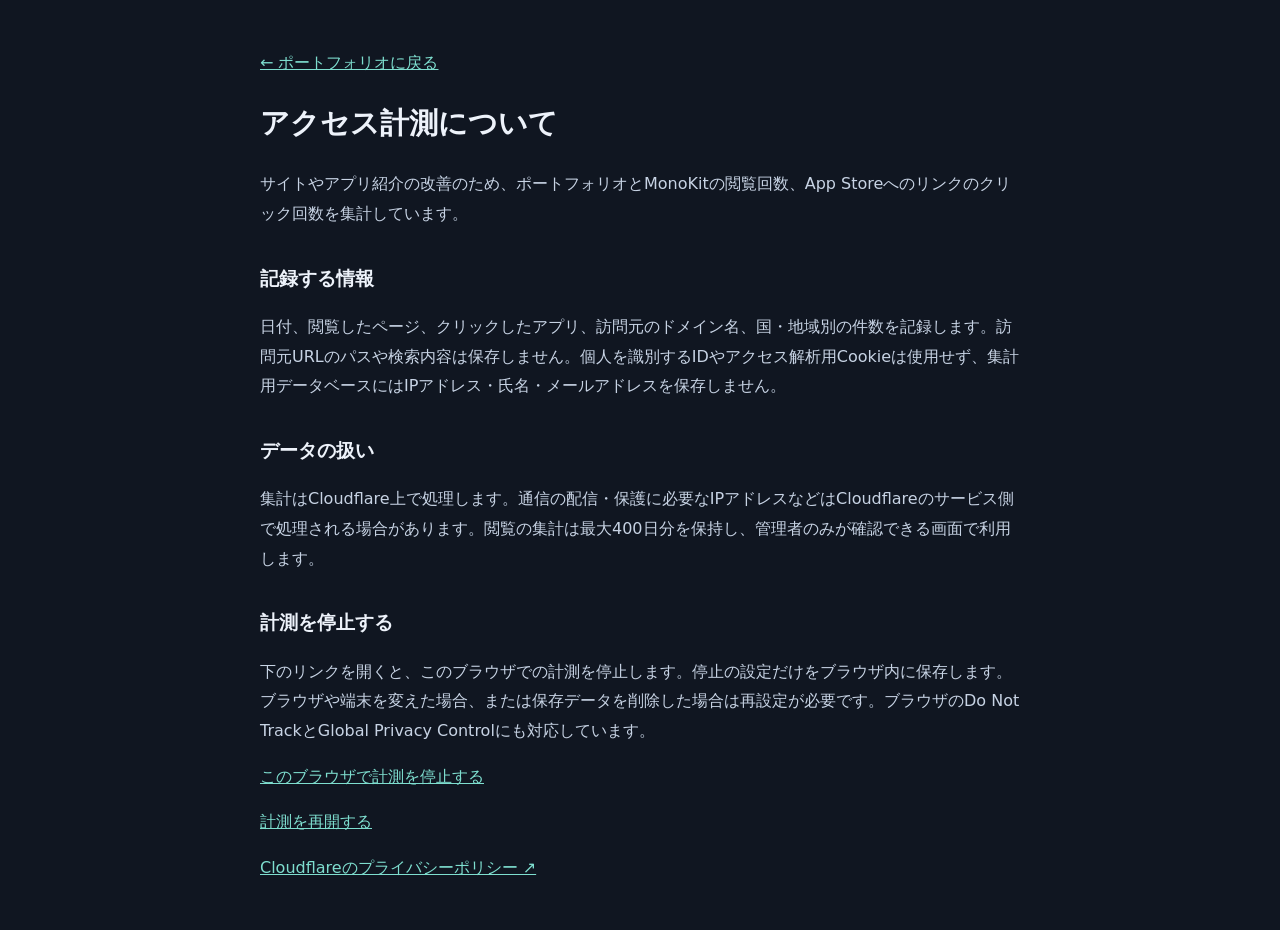
<file: privacy/index.html>
<!doctype html><html lang="ja"><head><meta charset="UTF-8"><meta name="viewport" content="width=device-width,initial-scale=1"><title>アクセス計測について | Hammy The Cat</title><link rel="stylesheet" href="/assets/privacy.css"></head><body><main><a href="/">← ポートフォリオに戻る</a><h1>アクセス計測について</h1><p>サイトやアプリ紹介の改善のため、ポートフォリオとMonoKitの閲覧回数、App Storeへのリンクのクリック回数を集計しています。</p><h2>記録する情報</h2><p>日付、閲覧したページ、クリックしたアプリ、訪問元のドメイン名、国・地域別の件数を記録します。訪問元URLのパスや検索内容は保存しません。個人を識別するIDやアクセス解析用Cookieは使用せず、集計用データベースにはIPアドレス・氏名・メールアドレスを保存しません。</p><h2>データの扱い</h2><p>集計はCloudflare上で処理します。通信の配信・保護に必要なIPアドレスなどはCloudflareのサービス側で処理される場合があります。閲覧の集計は最大400日分を保持し、管理者のみが確認できる画面で利用します。</p><h2>計測を停止する</h2><p>下のリンクを開くと、このブラウザでの計測を停止します。停止の設定だけをブラウザ内に保存します。ブラウザや端末を変えた場合、または保存データを削除した場合は再設定が必要です。ブラウザのDo Not TrackとGlobal Privacy Controlにも対応しています。</p><p><a href="/?analytics=off">このブラウザで計測を停止する</a></p><p><a href="/?analytics=on">計測を再開する</a></p><p><a href="https://www.cloudflare.com/privacypolicy/" target="_blank" rel="noopener noreferrer">Cloudflareのプライバシーポリシー ↗</a></p></main></body></html>
</file>
<file: assets/site.css>
:root{
  --ink:#0b0e1d;           /* 夜 — base night */
  --indigo:#141a33;        /* 藍 — surface */
  --indigo-2:#1b2347;      /* raised surface */
  --line:#2a3358;          /* hairline */
  --moon:#f3e7c9;          /* 月 — warm cream */
  --gold:#e2b35a;          /* 提灯 — lantern gold */
  --gold-soft:rgba(226,179,90,.16);
  --sakura:#e191a4;        /* 桜 — soft accent */
  --teal:#6fd3c3;          /* チャート — fx accent */
  --text:#e9e6dd;
  --text-dim:#9aa0b8;
  --display:'Shippori Mincho',serif;
  --body:'Zen Kaku Gothic New',sans-serif;
  --mono:'M PLUS 1 Code',monospace;
}
*{margin:0;padding:0;box-sizing:border-box}
html{scroll-behavior:smooth}
body{
  font-family:var(--body);
  background:var(--ink);
  color:var(--text);
  overflow-x:hidden;
  line-height:1.9;
}
::selection{background:var(--gold);color:var(--ink)}
a{color:inherit}

/* ---------- reveal ---------- */
.fade-in{opacity:0;transform:translateY(28px);transition:opacity .9s ease,transform .9s ease}
.fade-in.show{opacity:1;transform:none}

/* ---------- auto-fit text（幅に収まるまで縮小） ---------- */
[data-fit]{white-space:nowrap}
[data-fit].fit-wrap{white-space:normal}
.app-head>div:not(.app-icon){min-width:0;flex:1}
h2,.brand-sub{text-wrap:balance}

/* ---------- language toggle ---------- */
.lang-toggle{
  position:fixed;top:1.2rem;right:1.3rem;z-index:20;
  font-family:var(--mono);font-size:.72rem;letter-spacing:.18em;
  color:var(--moon);background:rgba(11,14,29,.55);
  border:1px solid var(--line);border-radius:999px;
  padding:.52rem 1.15rem;cursor:pointer;
  backdrop-filter:blur(6px);
  transition:border-color .3s,color .3s,box-shadow .3s;
}
.lang-toggle:hover{border-color:var(--gold);color:var(--gold);box-shadow:0 0 18px -6px var(--gold)}

/* ---------- section scaffolding ---------- */
section{position:relative;padding:7rem 1.5rem}
.wrap{max-width:1100px;margin:0 auto;position:relative}

/* vertical kanji eyebrow */
.tate{
  position:absolute;left:-4.5rem;top:.4rem;
  writing-mode:vertical-rl;
  font-family:var(--display);font-size:1.05rem;letter-spacing:.55em;
  color:var(--gold);opacity:.85;
}
.tate::after{
  content:"";display:block;width:1px;height:64px;margin:18px auto 0;
  background:linear-gradient(var(--gold),transparent);
}
.sec-head{position:relative;margin-bottom:3.5rem}
.sec-en{
  font-family:var(--mono);font-size:.72rem;letter-spacing:.45em;
  text-transform:uppercase;color:var(--text-dim);display:block;margin-bottom:.9rem;
}
h2{
  font-family:var(--display);font-weight:700;
  font-size:clamp(2rem,5vw,3.1rem);letter-spacing:.04em;color:var(--moon);
}
h2 em{font-style:normal;color:var(--gold)}

/* ====================================================
   HERO — 九州の夜、月、猫
==================================================== */
.hero{
  min-height:100svh;display:flex;align-items:flex-end;justify-content:center;
  padding:4rem 1.5rem 7.5rem;
  background:
    linear-gradient(rgba(11,14,29,.02) 0%, rgba(11,14,29,.18) 50%, rgba(11,14,29,.72) 82%, var(--ink) 100%),
    url('img/hero-night.png') center/cover no-repeat,
    var(--ink);
}
#sky{position:absolute;inset:0;overflow:hidden;pointer-events:none}
.star{
  position:absolute;border-radius:50%;background:var(--moon);
  animation:twinkle var(--tw,4s) ease-in-out infinite;
}
@keyframes twinkle{0%,100%{opacity:.15}50%{opacity:.85}}

/* ---------- 夜霧 — ゆっくり流れる薄雲 ---------- */
.haze{
  position:absolute;pointer-events:none;border-radius:50%;
  filter:blur(46px);will-change:transform;
}
.haze.a{
  top:10%;width:54vw;height:26vh;
  background:radial-gradient(ellipse at center, rgba(243,231,201,.07), transparent 70%);
  animation:drift 90s linear infinite;
}
.haze.b{
  top:42%;width:44vw;height:20vh;
  background:radial-gradient(ellipse at center, rgba(142,155,240,.06), transparent 70%);
  animation:drift 130s linear infinite;
  animation-delay:-60s;
}
@keyframes drift{
  0%{transform:translateX(-60vw)}
  100%{transform:translateX(110vw)}
}

/* ---------- 流れ星 ---------- */
.shooting{
  position:absolute;height:2px;width:130px;border-radius:2px;
  background:linear-gradient(90deg, var(--moon), transparent);
  opacity:0;pointer-events:none;
  transform:rotate(-30deg);
  animation:shoot var(--dur,11s) ease-in infinite;
  animation-delay:var(--delay,0s);
}
.shooting.s1{top:14%;left:68%}
.shooting.s2{top:30%;left:22%;--dur:15s;--delay:6s;width:100px}
@keyframes shoot{
  0%{opacity:0;transform:rotate(-30deg) translateX(0)}
  2%{opacity:.95}
  8%{opacity:0;transform:rotate(-30deg) translateX(-300px)}
  100%{opacity:0;transform:rotate(-30deg) translateX(-300px)}
}

/* ---------- 蛍 — ページ全体を舞う光 ---------- */
#fireflies{
  position:fixed;inset:0;z-index:6;
  pointer-events:none;mix-blend-mode:screen;overflow:hidden;
}
.fly{
  position:absolute;bottom:-4vh;border-radius:50%;
  background:var(--gold);
  box-shadow:0 0 10px 3px rgba(226,179,90,.45);
  opacity:0;will-change:transform;
  animation:
    rise var(--d,26s) linear infinite,
    sway var(--s,5s) ease-in-out infinite alternate,
    glow 3.4s ease-in-out infinite;
  animation-delay:var(--delay,0s),var(--delay,0s),0s;
}
@keyframes rise{
  0%{transform:translateY(0);opacity:0}
  8%{opacity:var(--o,.55)}
  80%{opacity:calc(var(--o,.55)*.7)}
  100%{transform:translateY(-118vh);opacity:0}
}
@keyframes sway{from{margin-left:0}to{margin-left:34px}}
@keyframes glow{0%,100%{filter:brightness(.6)}50%{filter:brightness(1.5)}}

.hero-inner{position:relative;text-align:center;z-index:2;width:100%;min-width:0}

.hero h1{
  font-family:var(--display);font-weight:800;
  font-size:clamp(2.6rem,8vw,5.4rem);
  letter-spacing:.03em;line-height:1.15;color:var(--moon);
  text-shadow:0 4px 34px rgba(0,0,0,.75), 0 1px 8px rgba(0,0,0,.55);
}
.hero h1 .dot{color:var(--gold)}
.hero .romaji{
  font-family:var(--mono);font-size:clamp(.7rem,1.6vw,.85rem);
  letter-spacing:.6em;color:var(--text-dim);text-transform:uppercase;
  display:block;margin-top:1.1rem;
}
.hero .tagline{
  margin-top:1.6rem;font-size:clamp(1rem,2.4vw,1.25rem);color:var(--text);
  text-shadow:0 2px 14px rgba(0,0,0,.8);
}
.hero .tagline strong{
  color:var(--gold);font-weight:700;
  border-bottom:1px solid var(--gold-soft);padding-bottom:2px;
}
.scroll-cue{
  position:absolute;bottom:2.2rem;left:50%;transform:translateX(-50%);
  display:flex;flex-direction:column;align-items:center;gap:.7rem;
  color:var(--text-dim);font-family:var(--mono);font-size:.65rem;letter-spacing:.4em;
  text-transform:uppercase;z-index:2;
}
.scroll-cue span{writing-mode:vertical-rl}
.scroll-cue i{
  width:1px;height:54px;background:linear-gradient(var(--gold),transparent);
  display:block;animation:drip 2.2s ease-in-out infinite;
}
@keyframes drip{0%{transform:scaleY(0);transform-origin:top}45%{transform:scaleY(1);transform-origin:top}55%{transform:scaleY(1);transform-origin:bottom}100%{transform:scaleY(0);transform-origin:bottom}}

/* ====================================================
   ABOUT
==================================================== */
.about{background:linear-gradient(var(--ink), var(--indigo) 30%, var(--indigo))}
.about-grid{max-width:720px}

/* round avatar */
.avatar-row{display:flex;align-items:center;gap:1.4rem;margin-bottom:2rem}
.avatar{
  position:relative;flex-shrink:0;
  width:128px;height:128px;border-radius:50%;
  padding:4px;
  background:conic-gradient(from 210deg, var(--gold), #f0cf8a, var(--gold-soft), var(--gold));
  box-shadow:0 0 36px rgba(226,179,90,.22), 0 10px 28px rgba(0,0,0,.4);
}
.avatar img{
  width:100%;height:100%;border-radius:50%;
  object-fit:cover;display:block;
  border:3px solid var(--ink);
  transition:transform .5s cubic-bezier(.2,.8,.2,1);
}
.avatar:hover img{transform:scale(1.06) rotate(-2deg)}
.avatar::after{
  content:"🐾";position:absolute;right:-4px;bottom:-2px;
  font-size:1.2rem;filter:drop-shadow(0 2px 6px rgba(0,0,0,.5));
}
.avatar-name{font-family:var(--display);color:var(--moon);font-size:1.1rem;letter-spacing:.06em}
.avatar-name small{
  display:block;font-family:var(--mono);font-size:.62rem;
  letter-spacing:.32em;color:var(--text-dim);text-transform:uppercase;margin-top:.3rem;
}
.about p{color:var(--text);margin-bottom:1.4rem;font-size:1.02rem}
.about p:last-child{margin-bottom:0}
.about .lede::first-letter{
  font-family:var(--display);font-size:2.4em;color:var(--gold);
  float:left;line-height:1;padding-right:.12em;
}

/* ====================================================
   APPS — iOSアプリ ショーケース
==================================================== */
.apps{background:var(--ink)}

/* ---- MonoKit ブランドロックアップ ---- */
.brand-lockup{
  text-align:center;
  margin:0 auto 4.5rem;
  max-width:760px;
}
.brand-rule{
  display:flex;align-items:center;gap:1.1rem;
  margin-bottom:2.2rem;
}
.brand-rule::before,.brand-rule::after{
  content:"";flex:1;height:1px;
  background:linear-gradient(90deg, transparent, rgba(226,179,90,.55));
}
.brand-rule::after{
  background:linear-gradient(90deg, rgba(226,179,90,.55), transparent);
}
.brand-rule .gem{
  color:var(--gold);font-size:.72rem;line-height:1;
  text-shadow:0 0 12px rgba(226,179,90,.8);
  animation:gemPulse 3.6s ease-in-out infinite;
}
@keyframes gemPulse{
  0%,100%{opacity:.55;text-shadow:0 0 6px rgba(226,179,90,.4)}
  50%{opacity:1;text-shadow:0 0 16px rgba(226,179,90,.95)}
}
.brand-title{
  font-family:var(--display);font-weight:700;
  font-size:clamp(1.5rem,3.6vw,2.35rem);
  letter-spacing:.06em;line-height:1.3;
  background:linear-gradient(
    105deg,
    #9a7433 0%, #e2b35a 22%, #f9f0d8 38%, #e2b35a 50%,
    #b8873f 62%, #f3e7c9 80%, #9a7433 100%
  );
  background-size:250% auto;
  -webkit-background-clip:text;background-clip:text;
  color:transparent;
  filter:drop-shadow(0 2px 18px rgba(226,179,90,.28));
  animation:goldSheen 7s linear infinite;
}
@keyframes goldSheen{
  0%{background-position:0% center}
  100%{background-position:-250% center}
}
.brand-sub{
  margin-top:1.15rem;
  font-family:var(--mono);
  font-size:clamp(.72rem,1.6vw,.85rem);
  letter-spacing:.22em;
  color:var(--text-dim);
}
@media (prefers-reduced-motion:reduce){
  .brand-title{background-position:35% center}
}
.app-block{
  display:grid;grid-template-columns:minmax(0,1.05fr) minmax(0,.95fr);gap:3.5rem;align-items:center;
  padding:3.4rem 0;
}
.hslide+.hslide .app-block,.hslide+.hslide .ds-block{border-top:1px solid var(--line)}
.hscroll.active .hslide .ds-block{border-top:none}

/* ---- スクロール連動 横スライドショーケース（PCのみJSで有効化） ---- */
.apps{padding-left:0;padding-right:0}
.apps>.wrap{padding:0 1.5rem}
.hslide{padding:0 1.5rem}
.hscroll-dots{display:none}
.hscroll.active .hscroll-sticky{
  position:sticky;top:0;height:100svh;overflow:hidden;
  display:flex;flex-direction:column;justify-content:center;
}
.hscroll.active .hscroll-track{
  display:flex;align-items:center;will-change:transform;
}
.hscroll.active .hslide{
  flex:0 0 100vw;min-width:100vw;
  display:flex;align-items:center;justify-content:center;
}
.hscroll.active .hslide .wrap{width:100%}
.hscroll.active .hslide .app-block{border-top:none;padding:2rem 0}
.hscroll.active .hscroll-dots{
  display:flex;gap:.7rem;justify-content:center;
  position:absolute;left:0;right:0;bottom:2.2rem;
}
.hdot{
  width:8px;height:8px;border-radius:50%;
  background:var(--line);transition:background .35s,box-shadow .35s,transform .35s;
}
.hdot.on{
  background:var(--gold);transform:scale(1.25);
  box-shadow:0 0 10px rgba(226,179,90,.8);
}
.app-block.rev .app-info{order:2}
.app-block.rev .app-visual{order:1}
.app-head{display:flex;align-items:center;gap:1.3rem;margin-bottom:1.3rem}
.app-icon{
  width:96px;height:96px;border-radius:24px;flex-shrink:0;overflow:hidden;
  border:1px solid var(--line);
  box-shadow:0 14px 34px rgba(0,0,0,.5), 0 0 30px -12px var(--ab,var(--gold));
}
.app-icon img,.app-icon svg{width:100%;height:100%;display:block}
.app-name{font-family:var(--display);font-weight:700;font-size:1.85rem;color:var(--moon);letter-spacing:.03em;line-height:1.2}
.app-tagline{font-family:var(--mono);font-size:.7rem;letter-spacing:.28em;text-transform:uppercase;color:var(--ab,var(--gold));display:block;margin-top:.5rem}
.badges{display:flex;flex-wrap:wrap;gap:.55rem;margin:0 0 1.5rem}
.badge{
  font-family:var(--mono);font-size:.66rem;letter-spacing:.1em;
  padding:.42rem .9rem;border-radius:999px;
  border:1px solid var(--line);color:var(--text-dim);
}
.badge.gold{
  color:var(--ink);font-weight:700;border:none;
  background:linear-gradient(120deg,var(--gold),#f0cf8a);
}
.app-desc{color:var(--text);font-size:1rem;margin-bottom:1.5rem}
.app-feats{list-style:none;display:grid;gap:.65rem;margin-bottom:1.9rem}
.app-feats li{
  position:relative;padding-left:1.5rem;
  color:var(--text-dim);font-size:.94rem;line-height:1.7;
}
.app-feats li::before{
  content:"";position:absolute;left:2px;top:.62em;width:7px;height:7px;
  border-radius:50%;background:var(--ab,var(--gold));
  box-shadow:0 0 8px var(--ab,var(--gold));
}
.app-cta{
  display:inline-block;text-decoration:none;
  font-family:var(--display);font-size:.98rem;letter-spacing:.1em;
  color:var(--ink);background:linear-gradient(120deg,var(--gold),#f0cf8a);
  padding:.85rem 2.2rem;border-radius:999px;
  box-shadow:0 10px 28px rgba(226,179,90,.22);
  transition:transform .4s,box-shadow .4s;
}
.app-cta:hover{transform:translateY(-3px);box-shadow:0 15px 38px rgba(226,179,90,.35)}
.app-cta.ghost{
  color:var(--text-dim);background:none;border:1px solid var(--line);
  box-shadow:none;cursor:default;
}
.app-cta.ghost:hover{transform:none}
.app-cta.outline{
  color:var(--moon);background:none;border:1px solid var(--line);box-shadow:none;
  margin-left:.6rem;
}
.app-cta.outline:hover{border-color:var(--ab,var(--gold));color:var(--ab,var(--gold))}

/* ---- ポートフォリオ側: MonoKit 要約カード ---- */
.mk-grid{
  display:flex;flex-wrap:wrap;justify-content:center;gap:1.1rem;
  max-width:1100px;margin:0 auto;
}
.mk-card{
  flex:0 1 300px;min-width:0;
  display:flex;align-items:center;gap:1rem;text-decoration:none;
  padding:1.1rem 1.2rem;border-radius:18px;
  background:var(--indigo);border:1px solid var(--line);
  transition:transform .45s cubic-bezier(.2,.8,.2,1),border-color .45s,box-shadow .45s;
}
.mk-card:hover,.mk-card:focus-visible{
  transform:translateY(-5px);border-color:var(--ab,var(--gold));
  box-shadow:0 18px 40px rgba(0,0,0,.45),0 0 28px -12px var(--ab,var(--gold));
}
.mk-card img,.mk-card svg{width:58px;height:58px;border-radius:14px;flex-shrink:0;display:block}
.mk-card b{display:block;font-family:var(--display);font-size:1.05rem;color:var(--moon);letter-spacing:.03em;line-height:1.35}
.mk-card small{display:block;font-size:.78rem;color:var(--text-dim);line-height:1.5;margin-top:.2rem}
.mk-more{text-align:center;margin-top:2.8rem}

/* ---- MonoKit ページ ---- */
.mk-nav{
  position:fixed;top:1.2rem;left:1.3rem;z-index:20;
  font-family:var(--mono);font-size:.72rem;letter-spacing:.18em;text-decoration:none;
  color:var(--moon);background:rgba(11,14,29,.55);
  border:1px solid var(--line);border-radius:999px;
  padding:.52rem 1.15rem;backdrop-filter:blur(6px);
  transition:border-color .3s,color .3s;
}
.mk-nav:hover{border-color:var(--gold);color:var(--gold)}
.mk-hero{
  min-height:88svh;display:flex;align-items:center;justify-content:center;
  background:
    radial-gradient(900px 520px at 50% 40%, rgba(226,179,90,.13), transparent 65%),
    radial-gradient(1200px 700px at 50% -10%, #1d2750 0%, transparent 60%),
    var(--ink);
}
/* MonoKitページ: 背景のアイキャッチ動画（画面に固定して薄く表示） */
.mk-bgvideo{position:fixed;inset:0;pointer-events:none;overflow:hidden}
.mk-bgvideo video{
  width:100%;height:100%;object-fit:cover;display:block;
  opacity:0;transition:opacity 1.6s ease;
}
.mk-bgvideo video.on{opacity:.24}
.mk-bgvideo::after{
  content:"";position:absolute;inset:0;
  background:radial-gradient(ellipse at center, rgba(11,14,29,0) 35%, rgba(11,14,29,.75) 100%);
}
.mk-page .mk-hero{
  background:
    radial-gradient(900px 520px at 50% 40%, rgba(226,179,90,.10), transparent 65%),
    radial-gradient(1200px 700px at 50% -10%, rgba(29,39,80,.7) 0%, transparent 60%);
}
.mk-page .apps{background:transparent}
.mk-page .mk-end{background:linear-gradient(rgba(11,14,29,0),rgba(20,26,51,.85))}
.mk-hero .brand-lockup{margin-bottom:0;width:100%;min-width:0}
.mk-hero .brand-title{font-size:clamp(1.8rem,5vw,3.4rem)}
.mk-lead{margin-top:2rem;color:var(--text);font-size:clamp(.95rem,2.2vw,1.1rem)}
/* ---- MonoKit: 現在のダウンロード状況 ---- */
.ds-block{max-width:880px;margin:0 auto;text-align:center;padding:3rem 0}
.ds-block.ds-main{margin-top:4.5rem;padding-top:4rem;border-top:1px solid var(--line)}
.ds-label{
  font-size:.82rem;letter-spacing:.3em;color:var(--gold);margin-bottom:1rem;
}
.ds-headline{
  font-family:var(--display);font-weight:700;color:var(--moon);
  font-size:clamp(1.9rem,5vw,3.1rem);letter-spacing:.03em;line-height:1.25;
}
.ds-desc{max-width:36em;margin:1.3rem auto 0;color:var(--text);font-size:clamp(.95rem,2vw,1.05rem)}
.ds-metrics{
  display:grid;grid-template-columns:repeat(3,1fr);
  margin:2.6rem auto 0;max-width:720px;
}
.ds-metric{display:flex;flex-direction:column-reverse;align-items:center;padding:.4rem 1rem}
.ds-metric+.ds-metric{border-left:1px solid var(--line)}
.ds-metric dd{
  font-family:var(--display);font-weight:800;line-height:1.1;
  font-size:clamp(2.6rem,6vw,3.8rem);color:var(--gold);
}
.ds-suffix{font-size:.62em;margin-left:.04em}
.ds-metric dt{
  font-family:var(--mono);font-size:.74rem;letter-spacing:.26em;text-transform:uppercase;
  color:var(--moon);margin-top:.45rem;
}
.ds-note{
  max-width:40em;margin:1.8rem auto 0;
  font-size:.84rem;line-height:1.75;color:var(--text-dim);
}
.ds-countries{margin-top:1.7rem}
.ds-countries-title{font-size:.84rem;color:var(--text-dim)}
.ds-countries ul{
  list-style:none;display:flex;flex-wrap:wrap;justify-content:center;gap:.45rem;
  margin-top:.7rem;
}
.ds-countries li{
  font-size:.8rem;color:var(--text);
  border:1px solid var(--line);border-radius:999px;padding:.22rem .8rem;
}
.ds-closing{
  margin-top:2.4rem;font-family:var(--display);color:var(--moon);
  font-size:clamp(1rem,2.4vw,1.2rem);letter-spacing:.04em;line-height:1.9;
}
@media (max-width:640px){
  .ds-block{padding:2.5rem 0}
  .ds-metrics{grid-template-columns:1fr;max-width:260px;gap:0}
  .ds-metric{padding:1rem 0}
  .ds-metric+.ds-metric{border-left:none;border-top:1px solid var(--line)}
}
.mk-count{
  margin-top:1.6rem;font-family:var(--mono);font-size:.7rem;letter-spacing:.3em;
  text-transform:uppercase;color:var(--gold);
}
.cta-note{display:block;margin-top:.8rem;font-size:.78rem;color:var(--text-dim)}
/* iPhone枠 */
.phone-row{display:flex;gap:1.6rem;justify-content:center;align-items:center}
.phone{
  width:min(225px,40vw);border-radius:30px;padding:9px;flex-shrink:0;
  background:#05070f;border:1px solid #2a3358;
  box-shadow:0 26px 60px rgba(0,0,0,.6), 0 0 44px -16px var(--ab,var(--gold));
}
.phone img{width:100%;border-radius:22px;display:block}
.phone.tilt-l{transform:rotate(-4.5deg) translateY(14px)}
.phone.tilt-r{transform:rotate(3.5deg) translateY(-6px)}

/* ====================================================
   PROJECTS（お遊びアプリ）
==================================================== */
.projects{background:var(--ink)}
.projects .lead{color:var(--text-dim);max-width:640px;margin-top:-2rem;margin-bottom:3.2rem}
.proj-grid{display:grid;grid-template-columns:repeat(2,1fr);gap:1.5rem}
.proj{
  position:relative;display:flex;flex-direction:column;text-decoration:none;
  background:var(--indigo);border:1px solid var(--line);border-radius:20px;overflow:hidden;
  transition:transform .55s cubic-bezier(.2,.8,.2,1),border-color .55s,box-shadow .55s;
}
.proj:hover,.proj:focus-visible{
  transform:translateY(-10px);
  border-color:var(--pb,var(--gold));
  box-shadow:0 26px 56px rgba(0,0,0,.5), 0 0 36px -14px var(--pb,var(--gold));
}
/* 通し番号（壱・弐・参） */
.proj .num{
  position:absolute;top:.9rem;left:1.1rem;z-index:3;
  font-family:var(--display);font-weight:700;font-size:.8rem;letter-spacing:.3em;
  color:var(--moon);opacity:.85;
  writing-mode:vertical-rl;
  padding:.6rem .3rem;
  background:rgba(11,14,29,.45);border:1px solid rgba(243,231,201,.25);
  border-radius:999px;backdrop-filter:blur(4px);
}
/* ビジュアル */
.proj-visual{
  position:relative;height:250px;display:flex;align-items:center;justify-content:center;
  overflow:hidden;
}
.proj-visual .scene{
  position:absolute;inset:0;width:100%;height:100%;
  background-size:cover;background-position:center;background-repeat:no-repeat;
  transition:transform .9s cubic-bezier(.2,.8,.2,1);
}
.proj:hover .proj-visual .scene{transform:scale(1.07)}
.proj-visual::after{
  content:"";position:absolute;inset:0;z-index:1;
  background:linear-gradient(rgba(11,14,29,0) 40%, rgba(11,14,29,.72));
}
.proj-visual .big{
  position:relative;z-index:2;font-size:3.6rem;
  filter:drop-shadow(0 8px 22px rgba(0,0,0,.55));
  transition:transform .55s cubic-bezier(.2,.8,.2,1);
}
.proj:hover .proj-visual .big{transform:scale(1.14) translateY(-4px)}
.proj-visual .zen{
  font-family:var(--display);font-size:3.8rem;font-weight:800;color:var(--moon);
  text-shadow:0 6px 32px rgba(0,0,0,.5);
}
/* 準備中カード */
.proj.soon{cursor:default}
.proj .soon-tag{
  position:absolute;right:1rem;bottom:.9rem;z-index:3;
  font-family:var(--mono);font-size:.66rem;letter-spacing:.28em;text-transform:uppercase;
  color:var(--text-dim);background:rgba(11,14,29,.6);
  border:1px solid var(--line);
  padding:.45rem .95rem;border-radius:999px;backdrop-filter:blur(4px);
}
/* 「見る」リボン — ホバーで現れる */
.proj .view{
  position:absolute;right:1rem;bottom:.9rem;z-index:3;
  display:flex;align-items:center;gap:.45rem;
  font-family:var(--mono);font-size:.66rem;letter-spacing:.28em;text-transform:uppercase;
  color:var(--ink);background:linear-gradient(120deg,var(--gold),#f0cf8a);
  padding:.45rem .95rem;border-radius:999px;
  opacity:0;transform:translateY(8px);
  transition:opacity .45s,transform .45s;
}
.proj:hover .view,.proj:focus-visible .view{opacity:1;transform:none}
.proj .view svg{width:11px;height:11px}
/* 本文 */
.proj-body{padding:1.7rem 1.6rem 1.9rem;display:flex;flex-direction:column;flex:1;position:relative}
.proj-body::before{
  content:"";position:absolute;top:0;left:1.6rem;right:1.6rem;height:1px;
  background:linear-gradient(90deg, var(--pb,var(--gold)), transparent 70%);
  opacity:.45;
}
.proj-body .en{
  font-family:var(--mono);font-size:.6rem;letter-spacing:.34em;text-transform:uppercase;
  color:var(--pb,var(--gold));margin-bottom:.55rem;
}
.proj-body h3{
  font-family:var(--display);font-size:1.3rem;color:var(--moon);
  letter-spacing:.04em;margin-bottom:.75rem;
}
.proj-body p{font-size:.92rem;color:var(--text-dim);flex:1;margin:0}

/* ====================================================
   CONTACT
==================================================== */
.contact{
  background:
    radial-gradient(800px 420px at 50% 115%, rgba(226,179,90,.10), transparent 65%),
    linear-gradient(rgba(11,14,29,.92) 0%, rgba(11,14,29,.72) 55%, rgba(20,26,51,.88) 100%),
    url('img/contact-night.png') center/cover no-repeat,
    linear-gradient(var(--ink), var(--indigo));
  text-align:center;
}
.contact .tate{left:50%;transform:translateX(-50%);top:-1.5rem;position:relative;display:inline-block;margin-bottom:2rem}
.contact h2{margin-bottom:1.6rem}
.contact .msg{color:var(--text-dim);max-width:560px;margin:0 auto 1rem}
.contact .msg-jp{color:var(--text);max-width:560px;margin:0 auto 3.2rem}
.contact-grid{
  display:grid;grid-template-columns:repeat(2,minmax(0,260px));gap:1.2rem;
  justify-content:center;margin-bottom:3.2rem;
}
.c-card{
  position:relative;display:block;text-decoration:none;text-align:center;
  border-radius:16px;padding:1.8rem 1.4rem;overflow:hidden;
  transition:transform .45s cubic-bezier(.2,.8,.2,1),box-shadow .45s,border-color .45s;
}
.c-card:hover,.c-card:focus-visible{transform:translateY(-6px)}
.c-card .logo{display:flex;justify-content:center;margin-bottom:.95rem}
.c-card .logo svg{width:30px;height:30px}
.c-card h3{font-family:var(--body);font-weight:700;font-size:1rem;letter-spacing:.02em;margin-bottom:.3rem}
.c-card p{font-family:var(--mono);font-size:.78rem;transition:opacity .35s}
.c-card .go{
  position:absolute;top:.9rem;right:1rem;
  opacity:0;transform:translate(-4px,4px);transition:.4s;
}
.c-card:hover .go{opacity:1;transform:none}
.c-card .go svg{width:13px;height:13px}

/* X — 黒背景に白 */
.c-x{
  background:#000;
  border:1px solid #2f3336;
  color:#fff;
}
.c-x h3{color:#fff}
.c-x p{color:#8b98a5}
.c-x:hover{border-color:#e7e9ea;box-shadow:0 16px 38px rgba(0,0,0,.55), 0 0 26px -10px rgba(255,255,255,.45)}
.c-x:hover p{color:#e7e9ea}
.c-x .logo svg,.c-x .go svg{fill:#fff;stroke:#fff}

/* Substack — オレンジと白 */
.c-substack{
  background:#FF6719;
  border:1px solid #ff8547;
  color:#fff;
}
.c-substack::before{
  content:"";position:absolute;inset:0;
  background:linear-gradient(155deg, rgba(255,255,255,.16), transparent 55%);
  pointer-events:none;
}
.c-substack h3{color:#fff}
.c-substack p{color:rgba(255,255,255,.85)}
.c-substack:hover{border-color:#fff;box-shadow:0 16px 38px rgba(0,0,0,.45), 0 0 30px -8px rgba(255,103,25,.8)}
.c-substack:hover p{color:#fff}
.c-substack .logo svg,.c-substack .go svg{fill:#fff;stroke:#fff}
.cta-row{display:flex;justify-content:center;align-items:center;gap:1.1rem;flex-wrap:wrap}
.cta{
  display:inline-block;text-decoration:none;
  font-family:var(--display);font-size:1.05rem;letter-spacing:.12em;
  color:var(--ink);background:linear-gradient(120deg,var(--gold),#f0cf8a);
  padding:1rem 3.2rem;border-radius:999px;
  box-shadow:0 10px 32px rgba(226,179,90,.25);
  transition:transform .4s,box-shadow .4s;
}
.cta:hover{transform:translateY(-3px);box-shadow:0 16px 42px rgba(226,179,90,.38)}
.cta.substack{
  color:#fff;
  background:linear-gradient(120deg,#FF6719,#ff8a47);
  box-shadow:0 10px 32px rgba(255,103,25,.28);
}
.cta.substack:hover{box-shadow:0 16px 42px rgba(255,103,25,.42)}
footer{
  margin-top:5rem;padding-top:2.2rem;border-top:1px solid var(--line);
  font-family:var(--mono);font-size:.7rem;letter-spacing:.14em;color:var(--text-dim);
}
footer .paw{color:var(--gold)}

/* ====================================================
   responsive / a11y
==================================================== */
@media (max-width:980px){
  .tate{position:static;writing-mode:horizontal-tb;letter-spacing:.4em;display:inline-block;margin-bottom:1rem}
  .tate::after{display:none}
  .proj-grid{grid-template-columns:1fr 1fr}
  .app-block{grid-template-columns:minmax(0,1fr);gap:2.6rem}
  .app-block.rev .app-info{order:1}
  .app-block.rev .app-visual{order:2}
}
@media (max-width:640px){
  section{padding:5rem 1.25rem}
  .app-tagline{letter-spacing:.14em}
  .proj-grid{grid-template-columns:1fr}
  .contact-grid{grid-template-columns:1fr;max-width:320px;margin-left:auto;margin-right:auto}
}
:focus-visible{outline:2px solid var(--gold);outline-offset:3px;border-radius:4px}
@media (prefers-reduced-motion:reduce){
  *,*::before,*::after{animation:none!important;transition:none!important}
  html{scroll-behavior:auto}
  .fade-in{opacity:1;transform:none}
}

.ds-periods{display:grid;grid-template-columns:repeat(2,minmax(0,1fr));gap:1.2rem;margin:2.6rem auto 0;max-width:1000px;text-align:center}
.ds-period{padding:1.8rem 1rem;border:1px solid var(--line);border-radius:18px;background:linear-gradient(145deg,rgba(229,181,88,.055),rgba(11,14,29,.3));min-width:0}
.ds-period-tag{font-family:var(--mono);font-size:.7rem;letter-spacing:.25em;color:var(--gold);margin-bottom:.45rem}
.ds-period h3{font-family:var(--display);font-size:1.4rem;color:var(--moon)}
.ds-period .ds-metrics{grid-template-columns:repeat(2,minmax(0,1fr));margin-top:1.5rem;max-width:none}
.ds-period .ds-metric{padding:.4rem .5rem;border-top:0}
.ds-period .ds-metric+.ds-metric{border-left:1px solid var(--line)}
.ds-period .ds-metric dd{font-size:clamp(2.5rem,5vw,3.8rem);margin:0}
.ds-period .ds-metric dt{font-size:.62rem;letter-spacing:.13em}
.ds-period .ds-countries{margin-top:1.4rem}.ds-ads{font-family:var(--mono);letter-spacing:.18em;font-size:.75rem;color:var(--gold);margin-top:1rem}
@media(max-width:640px){.ds-periods{grid-template-columns:1fr;gap:1rem}.ds-period{padding:1.4rem .8rem}.ds-period .ds-metrics{max-width:100%}}
</file>
<file: assets/privacy.css>
:root{color-scheme:dark;font-family:system-ui,Meiryo,sans-serif;background:#101621;color:#edf2fa;font-size:16px}body{margin:0;line-height:1.85}main{max-width:760px;margin:3rem auto;padding:0 1.3rem}h1{font-size:1.8rem}h2{font-size:1.2rem;margin-top:2rem}a{color:#7edecf}p{color:#c7d3e4}a:focus-visible{outline:2px solid #7edecf;outline-offset:4px}
</file>
